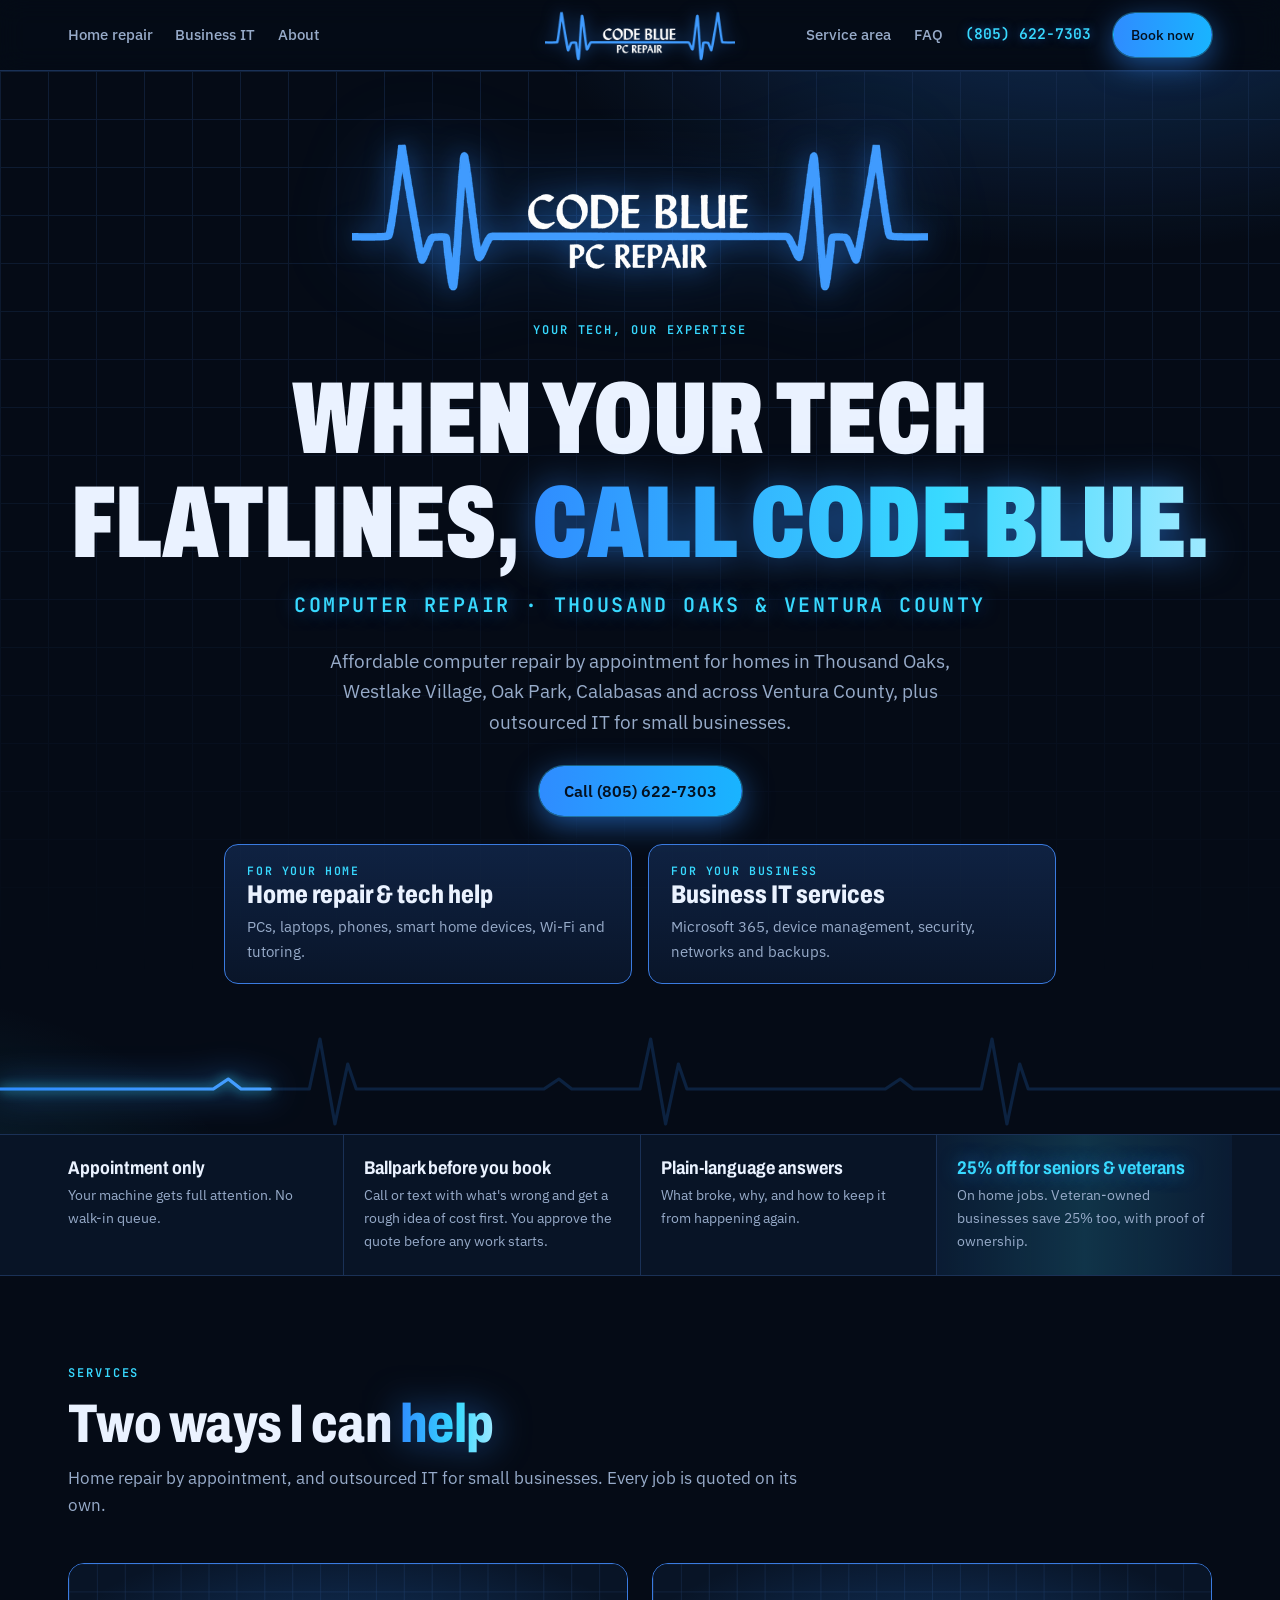
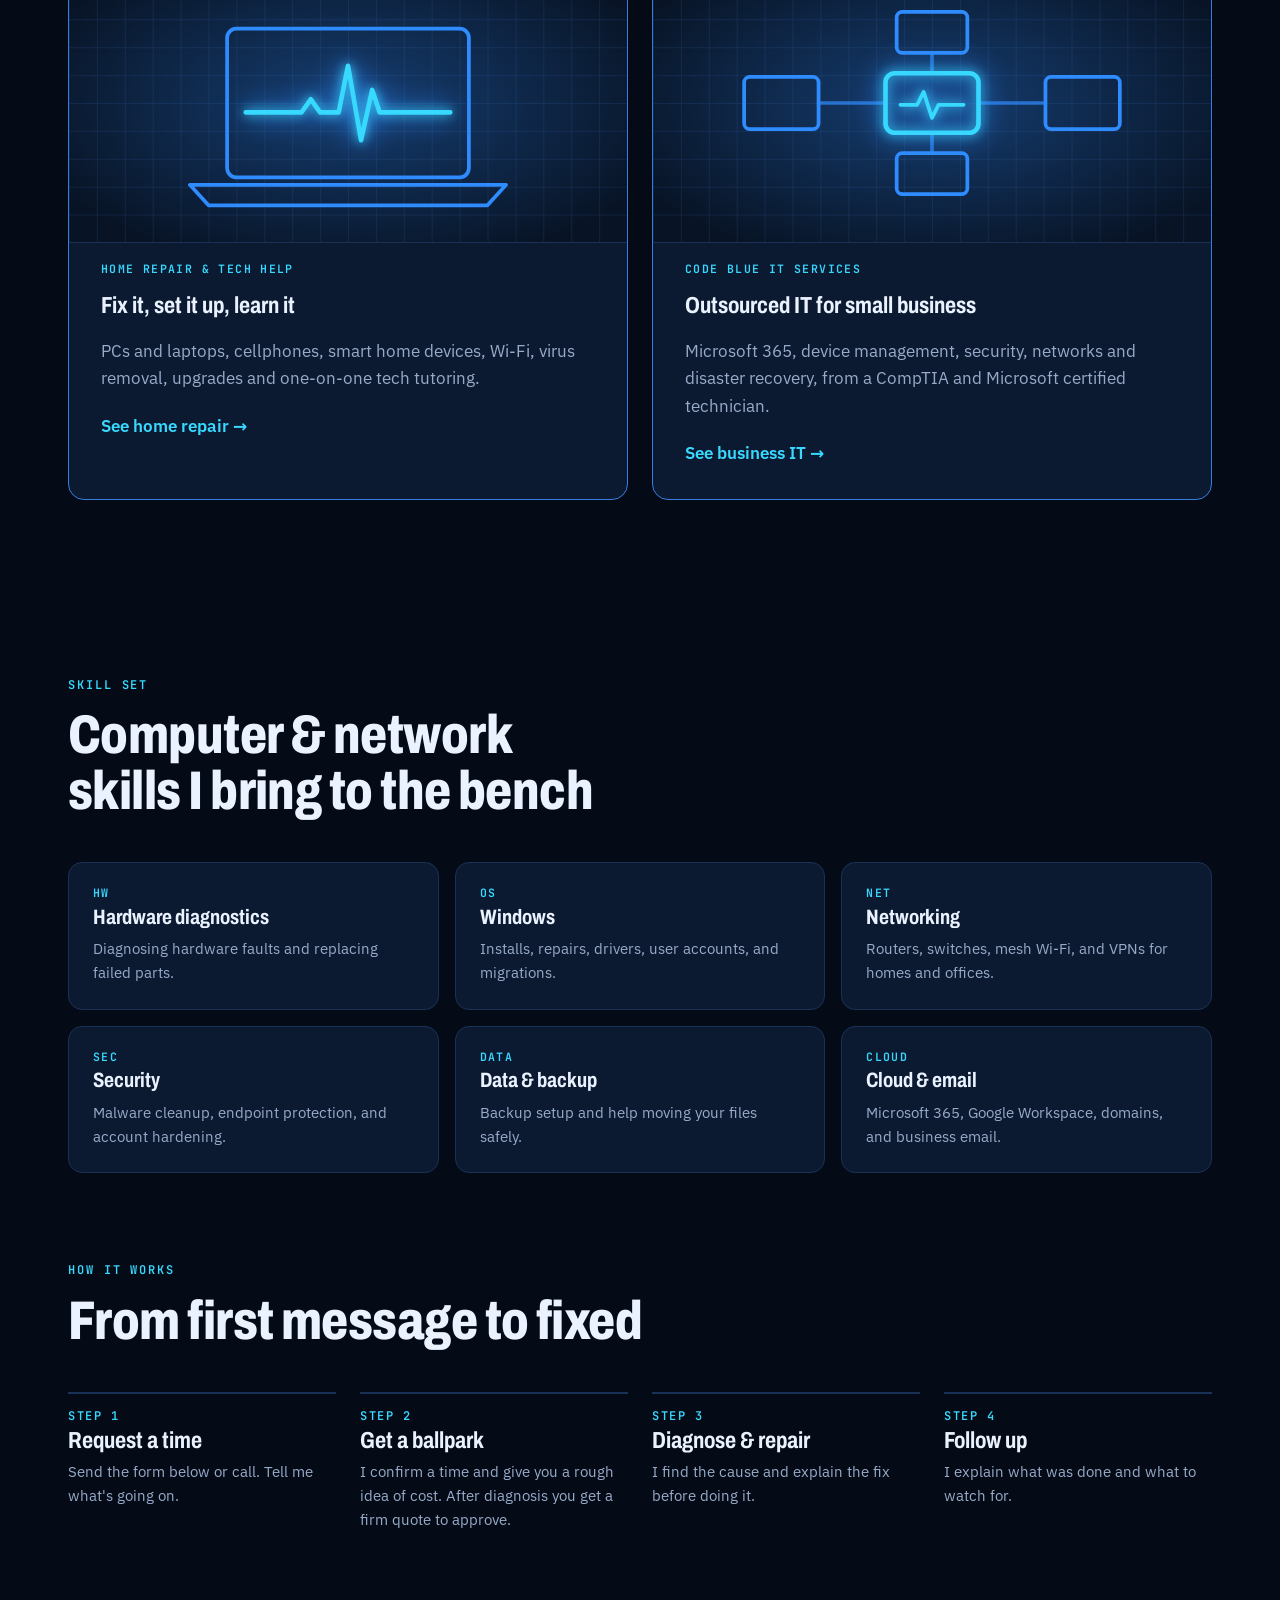
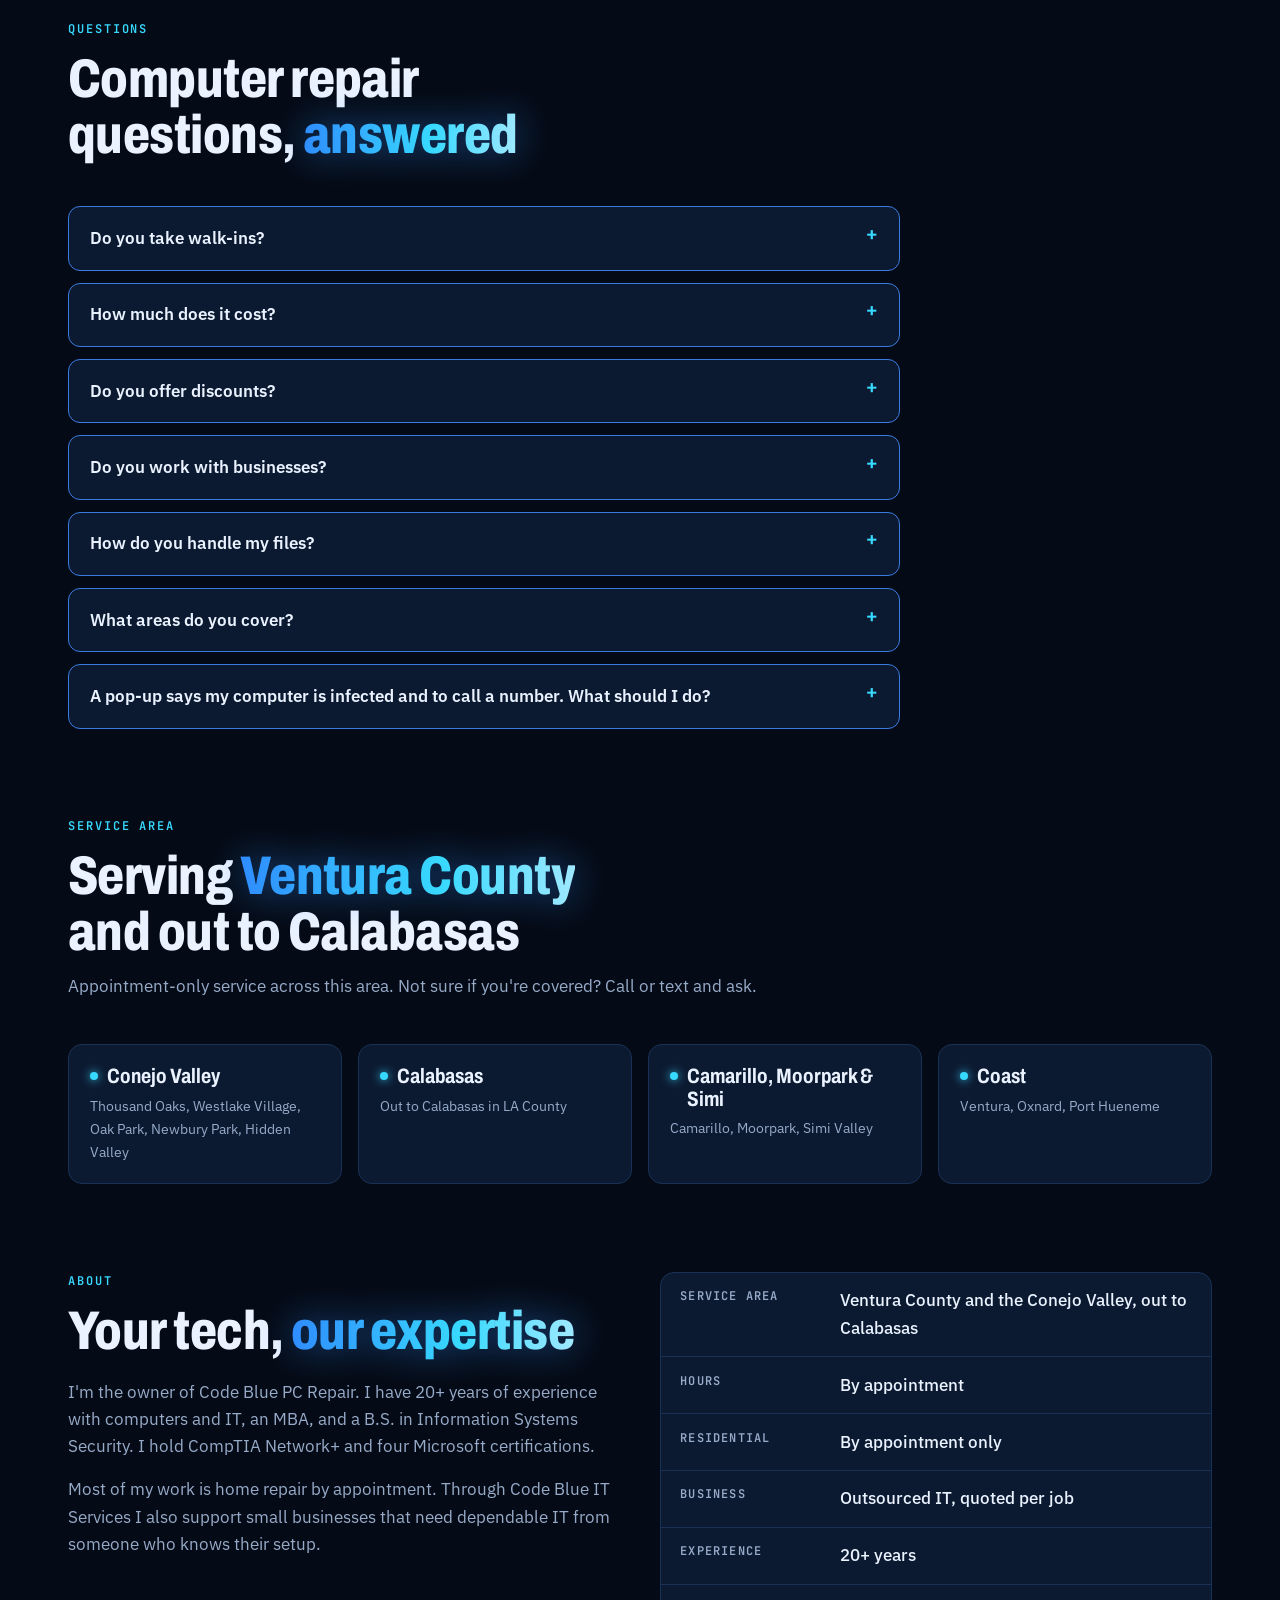
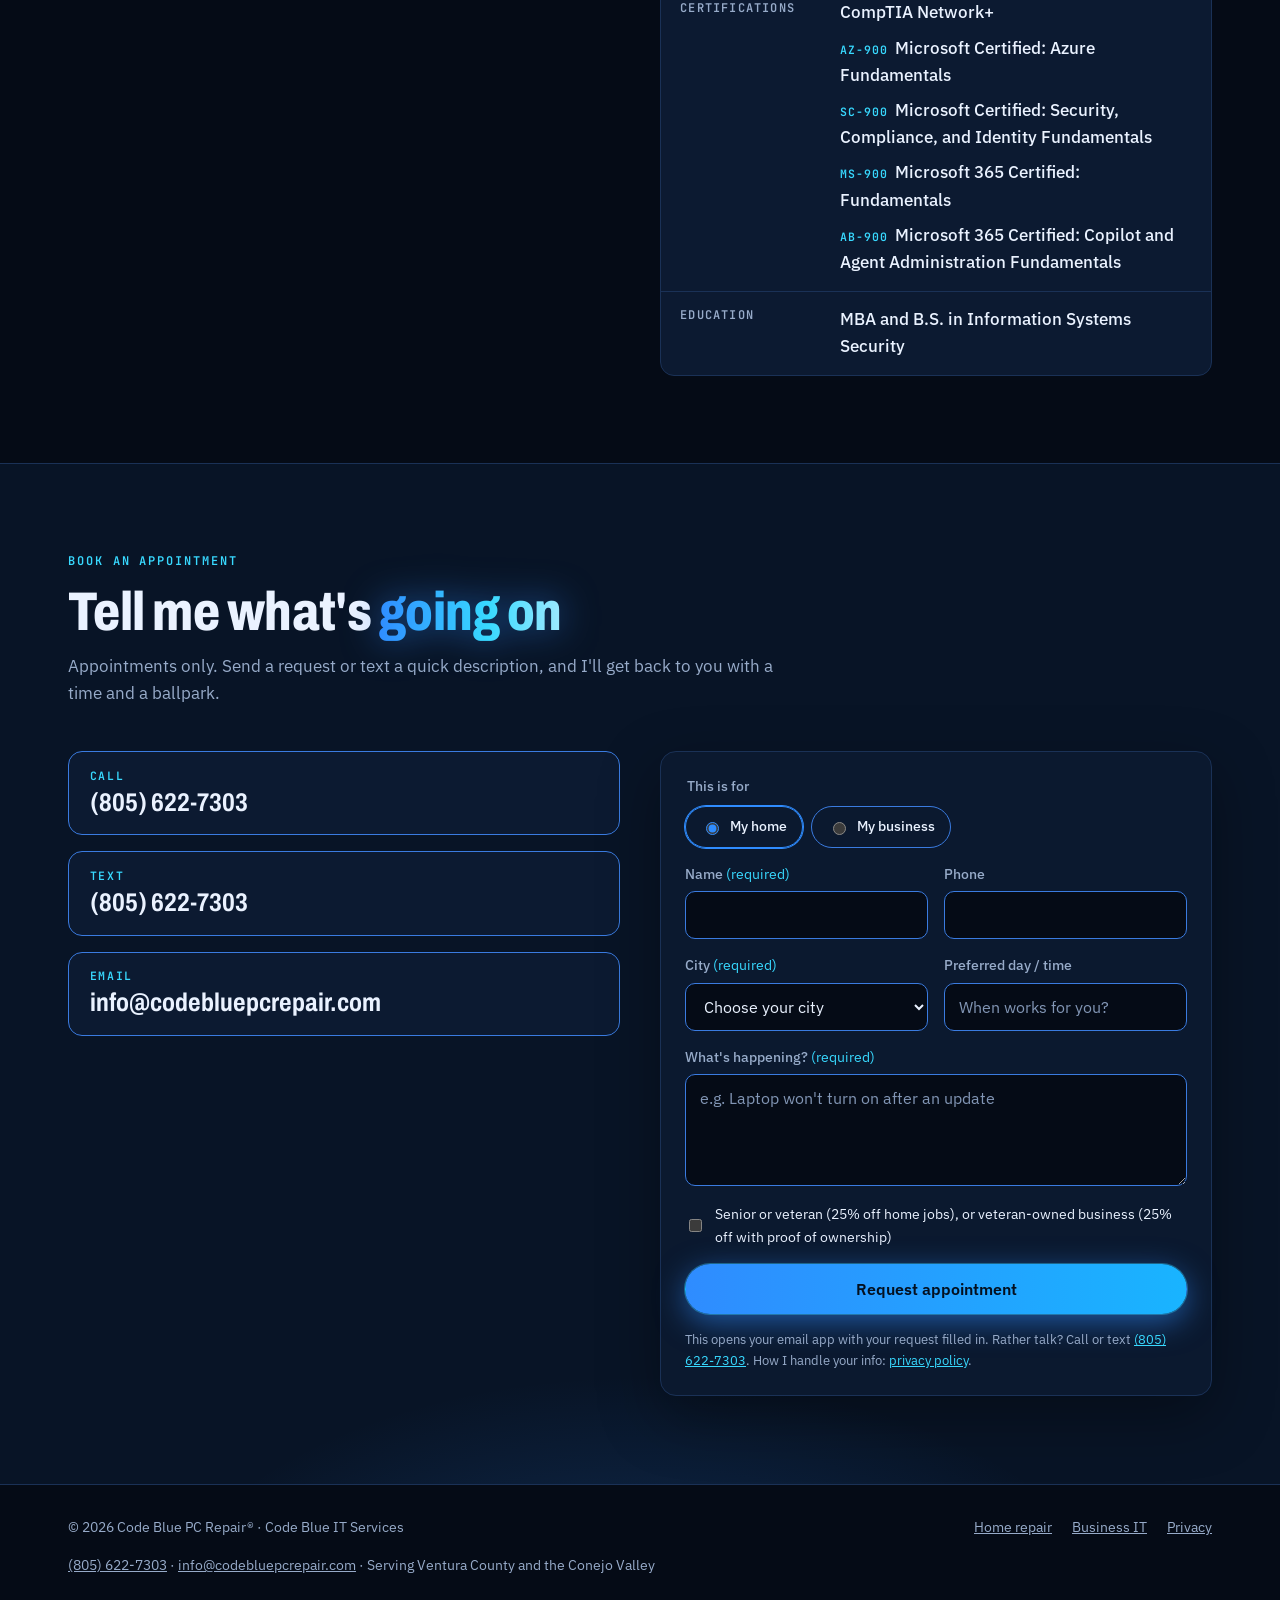
<file: index.html>
<!DOCTYPE html>
<html lang="en">
<head>
<meta charset="utf-8">
<meta name="viewport" content="width=device-width, initial-scale=1, viewport-fit=cover">
<title>Affordable Computer Repair Thousand Oaks | Code Blue PC Repair</title>
<meta name="description" content="Affordable computer repair by appointment in Thousand Oaks, Westlake Village &amp; Calabasas, plus small business IT. Call or text (805) 622-7303.">
<meta name="robots" content="index, follow, max-image-preview:large">
<meta name="theme-color" content="#050b16">
<link rel="canonical" href="https://codebluepcrepair.com/">
<meta property="og:type" content="website">
<meta property="og:site_name" content="Code Blue PC Repair">
<meta property="og:title" content="Affordable Computer Repair Thousand Oaks | Code Blue PC Repair">
<meta property="og:description" content="Appointment-only computer repair for homes, plus outsourced IT for small businesses across Ventura County and the Conejo Valley.">
<meta property="og:url" content="https://codebluepcrepair.com/">
<meta property="og:image" content="https://codebluepcrepair.com/og-image.png">
<meta property="og:image:width" content="1200">
<meta property="og:image:height" content="630">
<meta property="og:image:alt" content="Code Blue PC Repair logo with a glowing blue heartbeat line">
<meta name="twitter:card" content="summary_large_image">
<meta name="twitter:title" content="Affordable Computer Repair Thousand Oaks | Code Blue PC Repair">
<meta name="twitter:description" content="Appointment-only computer repair for homes, plus outsourced IT for small businesses across Ventura County and the Conejo Valley.">
<meta name="twitter:image" content="https://codebluepcrepair.com/og-image.png">
<script type="application/ld+json">{
 "@context": "https://schema.org",
 "@type": "LocalBusiness",
 "@id": "https://codebluepcrepair.com/#business",
 "name": "Code Blue PC Repair",
 "alternateName": "Code Blue IT Services",
 "slogan": "Your Tech, Our Expertise",
 "description": "Appointment-only computer repair for homes and outsourced IT support for small businesses in Ventura County and the Conejo Valley.",
 "url": "https://codebluepcrepair.com/",
 "logo": "https://codebluepcrepair.com/logo.png",
 "image": "https://codebluepcrepair.com/og-image.png",
 "telephone": "+1-805-622-7303",
 "priceRange": "$",
 "email": "info@codebluepcrepair.com",
 "areaServed": [
  {
   "@type": "AdministrativeArea",
   "name": "Ventura County, CA"
  },
  {
   "@type": "City",
   "name": "Thousand Oaks, CA"
  },
  {
   "@type": "City",
   "name": "Westlake Village, CA"
  },
  {
   "@type": "Place",
   "name": "Oak Park, CA"
  },
  {
   "@type": "Place",
   "name": "Newbury Park, CA"
  },
  {
   "@type": "City",
   "name": "Calabasas, CA"
  },
  {
   "@type": "City",
   "name": "Camarillo, CA"
  },
  {
   "@type": "City",
   "name": "Moorpark, CA"
  },
  {
   "@type": "City",
   "name": "Simi Valley, CA"
  },
  {
   "@type": "City",
   "name": "Ventura, CA"
  },
  {
   "@type": "City",
   "name": "Oxnard, CA"
  },
  {
   "@type": "City",
   "name": "Port Hueneme, CA"
  },
  {
   "@type": "Place",
   "name": "Hidden Valley, Ventura County, CA"
  }
 ],
 "knowsAbout": [
  "Computer repair",
  "Virus and malware removal",
  "Wi-Fi and network setup",
  "Smartphone help",
  "Smart home device setup",
  "Technology tutoring",
  "Small business IT support",
  "Microsoft 365 and Google Workspace setup",
  "Microsoft Intune device management",
  "Microsoft Azure",
  "Network security",
  "Disaster recovery planning"
 ],
 "hasOfferCatalog": {
  "@type": "OfferCatalog",
  "name": "IT services",
  "itemListElement": [
   {
    "@type": "Offer",
    "itemOffered": {
     "@type": "Service",
     "name": "Home computer repair",
     "url": "https://codebluepcrepair.com/home-repair/"
    }
   },
   {
    "@type": "Offer",
    "itemOffered": {
     "@type": "Service",
     "name": "Virus and malware removal",
     "url": "https://codebluepcrepair.com/home-repair/"
    }
   },
   {
    "@type": "Offer",
    "itemOffered": {
     "@type": "Service",
     "name": "Backup setup",
     "url": "https://codebluepcrepair.com/home-repair/"
    }
   },
   {
    "@type": "Offer",
    "itemOffered": {
     "@type": "Service",
     "name": "Wi-Fi, router and printer setup",
     "url": "https://codebluepcrepair.com/home-repair/"
    }
   },
   {
    "@type": "Offer",
    "itemOffered": {
     "@type": "Service",
     "name": "Cellphone help and setup",
     "url": "https://codebluepcrepair.com/home-repair/"
    }
   },
   {
    "@type": "Offer",
    "itemOffered": {
     "@type": "Service",
     "name": "Smart home and IoT device setup",
     "url": "https://codebluepcrepair.com/home-repair/"
    }
   },
   {
    "@type": "Offer",
    "itemOffered": {
     "@type": "Service",
     "name": "One-on-one tech tutoring",
     "url": "https://codebluepcrepair.com/home-repair/"
    }
   },
   {
    "@type": "Offer",
    "itemOffered": {
     "@type": "Service",
     "name": "Small business IT support",
     "url": "https://codebluepcrepair.com/business-it/"
    }
   }
  ]
 }
}</script>
<script type="application/ld+json">{
 "@context": "https://schema.org",
 "@type": "WebSite",
 "@id": "https://codebluepcrepair.com/#website",
 "name": "Code Blue PC Repair",
 "url": "https://codebluepcrepair.com/",
 "publisher": {
  "@id": "https://codebluepcrepair.com/#business"
 }
}</script>
<!-- FAQPage: keep identical to the visible FAQ in #faq -->
<script type="application/ld+json">{
 "@context": "https://schema.org",
 "@type": "FAQPage",
 "mainEntity": [
  {
   "@type": "Question",
   "name": "Do you take walk-ins?",
   "acceptedAnswer": {
    "@type": "Answer",
    "text": "No. Code Blue works by appointment only, so each repair gets full attention and you aren't left waiting in line."
   }
  },
  {
   "@type": "Question",
   "name": "How much does it cost?",
   "acceptedAnswer": {
    "@type": "Answer",
    "text": "Every job is priced on its own, and home repairs and business support are quoted separately. Code Blue keeps pricing affordable. You'll get an estimate before any repair work starts, and nothing is done without your OK. Call or text for a ballpark before you book."
   }
  },
  {
   "@type": "Question",
   "name": "Do you offer discounts?",
   "acceptedAnswer": {
    "@type": "Answer",
    "text": "Yes. Seniors and veterans get 25% off home jobs. Veteran-owned businesses get 25% off too, with proof of veteran ownership. Just mention it when you book and I'll confirm how it applies."
   }
  },
  {
   "@type": "Question",
   "name": "Do you work with businesses?",
   "acceptedAnswer": {
    "@type": "Answer",
    "text": "Yes. Through Code Blue IT Services I provide outsourced IT for small businesses: networks, workstations, Microsoft 365, backups and security. Business work is quoted separately from home repairs."
   }
  },
  {
   "@type": "Question",
   "name": "How do you handle my files?",
   "acceptedAnswer": {
    "@type": "Answer",
    "text": "I treat what's on your computer as confidential and only look at what the repair requires. Before any work that could affect your data, I'll talk with you about backing it up first."
   }
  },
  {
   "@type": "Question",
   "name": "What areas do you cover?",
   "acceptedAnswer": {
    "@type": "Answer",
    "text": "Ventura County and the Conejo Valley, out to Calabasas: Thousand Oaks, Westlake Village, Oak Park, Newbury Park, Hidden Valley, Calabasas, Camarillo, Moorpark, Simi Valley, Ventura, Oxnard, Port Hueneme and nearby. Outside that area? Call or text and ask."
   }
  },
  {
   "@type": "Question",
   "name": "A pop-up says my computer is infected and to call a number. What should I do?",
   "acceptedAnswer": {
    "@type": "Answer",
    "text": "Don't call the number in the pop-up, don't let anyone you don't know connect to your computer, and never pay with gift cards or a wire transfer. Close the browser or restart the computer. If you gave them a card number or bank login, call your bank right away. If the pop-up keeps coming back, or you already let someone in, call or text (805) 622-7303 and book a malware check. Seniors get 25% off home jobs."
   }
  }
 ]
}</script>
<link rel="icon" type="image/png" href="/favicon.png">
<link rel="apple-touch-icon" href="/favicon.png">
<link rel="preload" href="/fonts/archivo.woff2" as="font" type="font/woff2" crossorigin>
<link rel="preload" href="/fonts/ibm-plex-sans.woff2" as="font" type="font/woff2" crossorigin>
<link rel="stylesheet" href="/site.css">
</head>
<body>
<a class="skip" href="#main">Skip to content</a>

<header class="bar">
  <div class="wrap">
    <nav class="nav nav-left" aria-label="Main">
      <details class="menu">
        <summary>Menu</summary>
        <div class="menu-panel">
          <a href="tel:+18056227303">Call (805) 622-7303</a>
          <a href="sms:+18056227303">Text us</a>
          <a href="/">Home</a>
          <a href="/home-repair/">Home repair</a>
          <a href="/business-it/">Business IT</a>
          <a href="#area">Service area</a>
          <a href="#faq">FAQ</a>
          <a href="#about">About</a>
        </div>
      </details>
      <a href="/home-repair/">Home repair</a>
      <a href="/business-it/">Business IT</a>
      <a href="#about">About</a>
    </nav>
    <a class="logo" href="#top" aria-label="Code Blue PC Repair home">
      <img src="/logo-glow.png" alt="Code Blue PC Repair" width="190" height="52" fetchpriority="high">
    </a>
    <nav class="nav nav-right" aria-label="More">
      <a href="#area">Service area</a>
      <a href="#faq">FAQ</a>
      <a class="nav-call" href="tel:+18056227303">(805) 622-7303</a>
      <a class="btn btn-primary" href="#book"><span>Book<span class="xs-hide"> now</span></span></a>
    </nav>
  </div>
</header>

<main id="main">
  <section class="hero" aria-labelledby="hero-title">
    <div class="wrap">
      <img class="hero-logo" src="/logo-glow.png" alt="" width="900" height="247" fetchpriority="high">
      <p class="eyebrow">Your Tech, Our Expertise</p>
      <h1 id="hero-title">When your tech flatlines, <span class="lit">call Code Blue.</span><span class="h1-sub">Computer repair&nbsp;&middot; Thousand&nbsp;Oaks &amp; Ventura&nbsp;County</span></h1>
      <p class="lead">Affordable computer repair by appointment for homes in Thousand Oaks, Westlake Village, Oak Park, Calabasas and across Ventura County, plus outsourced IT for small businesses.</p>
      <div class="hero-cta">
        <a class="btn btn-primary" href="tel:+18056227303">Call (805) 622-7303</a>
        <a class="btn btn-ghost sms-only" href="sms:+18056227303">Text instead</a>
      </div>
      <div class="doors">
        <a class="door" href="/home-repair/">
          <span class="k">For your home</span>
          <b>Home repair &amp; tech help</b>
          <span>PCs, laptops, phones, smart home devices, Wi-Fi and tutoring.</span>
        </a>
        <a class="door" href="/business-it/">
          <span class="k">For your business</span>
          <b>Business IT services</b>
          <span>Microsoft 365, device management, security, networks and backups.</span>
        </a>
      </div>
    </div>
    <svg class="trace" viewBox="0 0 1200 110" preserveAspectRatio="none" aria-hidden="true">
      <defs>
        <linearGradient id="beam" x1="0" x2="1"><stop offset="0" stop-color="#2f8cff"/><stop offset="1" stop-color="#9fe9ff"/></linearGradient>
      </defs>
      <path class="base" d="M0 65 H200 l14 -10 l12 10 H290 l10 -50 l14 85 l12 -60 l8 25 H510 l14 -10 l12 10 H600 l10 -50 l14 85 l12 -60 l8 25 H830 l14 -10 l12 10 H920 l10 -50 l14 85 l12 -60 l8 25 H1200"/>
      <path class="beam" d="M0 65 H200 l14 -10 l12 10 H290 l10 -50 l14 85 l12 -60 l8 25 H510 l14 -10 l12 10 H600 l10 -50 l14 85 l12 -60 l8 25 H830 l14 -10 l12 10 H920 l10 -50 l14 85 l12 -60 l8 25 H1200"/>
    </svg>
  </section>

  <div class="promise">
    <ul class="wrap">
      <li><b>Appointment only</b><span>Your machine gets full attention. No walk-in queue.</span></li>
      <li><b>Ballpark before you book</b><span>Call or text with what's wrong and get a rough idea of cost first. You approve the quote before any work starts.</span></li>
      <li><b>Plain-language answers</b><span>What broke, why, and how to keep it from happening again.</span></li>
      <li class="deal"><b>25% off for seniors &amp; veterans</b><span>On home jobs. Veteran-owned businesses save 25% too, with proof of ownership.</span></li>
    </ul>
  </div>

  <section id="services" aria-labelledby="services-title">
    <div class="wrap">
      <div class="section-head">
        <p class="eyebrow">Services</p>
        <h2 id="services-title">Two ways I can <span class="lit">help</span></h2>
        <p>Home repair by appointment, and outsourced IT for small businesses. Every job is quoted on its own.</p>
      </div>
      <div class="lanes">
        <a class="lane" href="/home-repair/">
          <svg class="lane-art" viewBox="0 0 600 300" preserveAspectRatio="xMidYMid slice" role="img" aria-label="Laptop with a heartbeat line on its screen"><defs><pattern id="g1" width="30" height="30" patternUnits="userSpaceOnUse"><path d="M30 0H0V30" fill="none" stroke="#1a3156" stroke-width="1"/></pattern><radialGradient id="r1" cx="50%" cy="50%" r="60%"><stop offset="0" stop-color="#2f8cff" stop-opacity=".35"/><stop offset="1" stop-color="#2f8cff" stop-opacity="0"/></radialGradient></defs><rect width="600" height="300" fill="#081426"/><rect width="600" height="300" fill="url(#g1)"/><rect width="600" height="300" fill="url(#r1)"/><g fill="none" stroke-linejoin="round" stroke-linecap="round"><rect x="170" y="70" width="260" height="160" rx="10" stroke="#2f8cff" stroke-width="4"/><path d="M130 238 H470 l-20 22 H150 Z" stroke="#2f8cff" stroke-width="4"/><path class="art-beat" d="M190 160 H250 l10 -14 l10 14 H290 l10 -50 l14 80 l12 -54 l8 24 H410" stroke="#38d9ff" stroke-width="5"/></g></svg>
          <span class="tag">Home repair &amp; tech help</span>
          <h3>Fix it, set it up, learn it</h3>
          <p>PCs and laptops, cellphones, smart home devices, Wi-Fi, virus removal, upgrades and one-on-one tech tutoring.</p>
          <span class="more">See home repair <span aria-hidden="true">&rarr;</span></span>
        </a>
        <a class="lane" href="/business-it/">
          <svg class="lane-art" viewBox="0 0 600 300" preserveAspectRatio="xMidYMid slice" role="img" aria-label="Office computers connected to a glowing network hub"><defs><pattern id="g3" width="30" height="30" patternUnits="userSpaceOnUse"><path d="M30 0H0V30" fill="none" stroke="#1a3156" stroke-width="1"/></pattern><radialGradient id="r3" cx="50%" cy="50%" r="60%"><stop offset="0" stop-color="#2f8cff" stop-opacity=".35"/><stop offset="1" stop-color="#2f8cff" stop-opacity="0"/></radialGradient></defs><rect width="600" height="300" fill="#081426"/><rect width="600" height="300" fill="url(#g3)"/><rect width="600" height="300" fill="url(#r3)"/><g fill="none" stroke-linecap="round" stroke-linejoin="round"><path d="M250 150 H178 M350 150 H422 M300 118 V96 M300 182 V204" stroke="#2f8cff" stroke-width="4" opacity=".7"/><rect x="98" y="122" width="80" height="56" rx="6" stroke="#2f8cff" stroke-width="4"/><rect x="422" y="122" width="80" height="56" rx="6" stroke="#2f8cff" stroke-width="4"/><rect x="262" y="52" width="76" height="44" rx="6" stroke="#2f8cff" stroke-width="4"/><rect x="262" y="204" width="76" height="44" rx="6" stroke="#2f8cff" stroke-width="4"/><rect class="art-beat" x="250" y="118" width="100" height="64" rx="10" stroke="#38d9ff" stroke-width="5"/><path class="art-beat" d="M266 152 H284 l7 -14 l9 28 l7 -14 H334" stroke="#38d9ff" stroke-width="4"/></g></svg>
          <span class="tag">Code Blue IT Services</span>
          <h3>Outsourced IT for small business</h3>
          <p>Microsoft 365, device management, security, networks and disaster recovery, from a CompTIA and Microsoft certified technician.</p>
          <span class="more">See business IT <span aria-hidden="true">&rarr;</span></span>
        </a>
      </div>
    </div>
  </section>

  <section id="skills" aria-labelledby="skills-title">
    <div class="wrap">
      <div class="section-head">
        <p class="eyebrow">Skill set</p>
        <h2 id="skills-title">Computer &amp; network skills I bring to the bench</h2>
      </div>
      <div class="skills">
        <div class="skill"><span class="code">HW</span><h3>Hardware diagnostics</h3><p>Diagnosing hardware faults and replacing failed parts.</p></div>
        <div class="skill"><span class="code">OS</span><h3>Windows</h3><p>Installs, repairs, drivers, user accounts, and migrations.</p></div>
        <div class="skill"><span class="code">NET</span><h3>Networking</h3><p>Routers, switches, mesh Wi-Fi, and VPNs for homes and offices.</p></div>
        <div class="skill"><span class="code">SEC</span><h3>Security</h3><p>Malware cleanup, endpoint protection, and account hardening.</p></div>
        <div class="skill"><span class="code">DATA</span><h3>Data &amp; backup</h3><p>Backup setup and help moving your files safely.</p></div>
        <div class="skill"><span class="code">CLOUD</span><h3>Cloud &amp; email</h3><p>Microsoft 365, Google Workspace, domains, and business email.</p></div>
      </div>
    </div>
  </section>

  <section class="tight" aria-labelledby="how-title">
    <div class="wrap">
      <div class="section-head">
        <p class="eyebrow">How it works</p>
        <h2 id="how-title">From first message to fixed</h2>
      </div>
      <ol class="steps">
        <li><h3>Request a time</h3><p>Send the form below or call. Tell me what's going on.</p></li>
        <li><h3>Get a ballpark</h3><p>I confirm a time and give you a rough idea of cost. After diagnosis you get a firm quote to approve.</p></li>
        <li><h3>Diagnose &amp; repair</h3><p>I find the cause and explain the fix before doing it.</p></li>
        <li><h3>Follow up</h3><p>I explain what was done and what to watch for.</p></li>
      </ol>
    </div>
  </section>

  <section id="faq" class="tight" aria-labelledby="faq-title">
    <div class="wrap">
      <div class="section-head">
        <p class="eyebrow">Questions</p>
        <h2 id="faq-title">Computer repair questions, <span class="lit">answered</span></h2>
      </div>
      <!-- FAQ: keep identical to the FAQPage JSON-LD in <head> -->
      <div class="faq">
        <details><summary>Do you take walk-ins?</summary><p>No. Code Blue works by appointment only, so each repair gets full attention and you aren't left waiting in line.</p></details>
        <details><summary>How much does it cost?</summary><p>Every job is priced on its own, and home repairs and business support are quoted separately. Code Blue keeps pricing affordable. You'll get an estimate before any repair work starts, and nothing is done without your OK. Call or text for a ballpark before you book.</p></details>
        <details><summary>Do you offer discounts?</summary><p>Yes. Seniors and veterans get 25% off home jobs. Veteran-owned businesses get 25% off too, with proof of veteran ownership. Just mention it when you book and I'll confirm how it applies.</p></details>
        <details><summary>Do you work with businesses?</summary><p>Yes. Through Code Blue IT Services I provide outsourced IT for small businesses: networks, workstations, Microsoft 365, backups and security. Business work is quoted separately from home repairs.</p></details>
        <details><summary>How do you handle my files?</summary><p>I treat what's on your computer as confidential and only look at what the repair requires. Before any work that could affect your data, I'll talk with you about backing it up first.</p></details>
        <details><summary>What areas do you cover?</summary><p>Ventura County and the Conejo Valley, out to Calabasas: Thousand Oaks, Westlake Village, Oak Park, Newbury Park, Hidden Valley, Calabasas, Camarillo, Moorpark, Simi Valley, Ventura, Oxnard, Port Hueneme and nearby. Outside that area? Call or text and ask.</p></details>
        <details><summary>A pop-up says my computer is infected and to call a number. What should I do?</summary><p>Don't call the number in the pop-up, don't let anyone you don't know connect to your computer, and never pay with gift cards or a wire transfer. Close the browser or restart the computer. If you gave them a card number or bank login, call your bank right away. If the pop-up keeps coming back, or you already let someone in, call or text (805) 622-7303 and book a malware check. Seniors get 25% off home jobs.</p></details>
      </div>
    </div>
  </section>

  <section id="area" class="tight" aria-labelledby="area-title">
    <div class="wrap">
      <div class="section-head">
        <p class="eyebrow">Service area</p>
        <h2 id="area-title">Serving <span class="lit">Ventura County</span> and out to Calabasas</h2>
        <p>Appointment-only service across this area. Not sure if you're covered? Call or text and ask.</p>
      </div>
      <div class="regions">
        <div class="region"><b>Conejo Valley</b><span>Thousand Oaks, Westlake Village, Oak Park, Newbury Park, Hidden Valley</span></div>
        <div class="region"><b>Calabasas</b><span>Out to Calabasas in LA County</span></div>
        <div class="region"><b>Camarillo, Moorpark &amp; Simi</b><span>Camarillo, Moorpark, Simi Valley</span></div>
        <div class="region"><b>Coast</b><span>Ventura, Oxnard, Port Hueneme</span></div>
      </div>
    </div>
  </section>

  <section id="about" class="tight" aria-labelledby="about-title">
    <div class="wrap about">
      <div>
        <p class="eyebrow">About</p>
        <h2 id="about-title">Your tech, <span class="lit">our expertise</span></h2>
        <div class="body">
          <p>I'm the owner of Code Blue PC Repair. I have 20+ years of experience with computers and IT, an MBA, and a B.S. in Information Systems Security. I hold CompTIA Network+ and four Microsoft certifications.</p>
          <p>Most of my work is home repair by appointment. Through Code Blue IT Services I also support small businesses that need dependable IT from someone who knows their setup.</p>
        </div>
      </div>
      <dl class="facts">
        <div><dt>Service area</dt><dd>Ventura County and the Conejo Valley, out to Calabasas</dd></div>
        <div><dt>Hours</dt><dd>By appointment</dd></div>
        <div><dt>Residential</dt><dd>By appointment only</dd></div>
        <div><dt>Business</dt><dd>Outsourced IT, quoted per job</dd></div>
        <div><dt>Experience</dt><dd>20+ years</dd></div>
        <div><dt>Certifications</dt><dd><ul class="certs"><li>CompTIA Network+</li><li><span class="cert-code"><span class="nowrap">AZ-900</span></span>Microsoft Certified: Azure Fundamentals</li><li><span class="cert-code"><span class="nowrap">SC-900</span></span>Microsoft Certified: Security, Compliance, and Identity Fundamentals</li><li><span class="cert-code"><span class="nowrap">MS-900</span></span>Microsoft 365 Certified: Fundamentals</li><li><span class="cert-code"><span class="nowrap">AB-900</span></span>Microsoft 365 Certified: Copilot and Agent Administration Fundamentals</li></ul></dd></div>
        <div><dt>Education</dt><dd>MBA and B.S. in Information Systems Security</dd></div>
      </dl>
    </div>
  </section>

  <section id="book" class="booking" aria-labelledby="book-title">
    <div class="wrap">
      <div class="section-head">
        <p class="eyebrow">Book an appointment</p>
        <h2 id="book-title">Tell me what's <span class="lit">going on</span></h2>
        <p>Appointments only. Send a request or text a quick description, and I'll get back to you with a time and a ballpark.</p>
      </div>
      <div class="booking-grid">
        <div class="contact-list">
          <a class="contact" href="tel:+18056227303"><span class="label">Call</span><span class="val">(805) 622-7303</span></a>
          <a class="contact" href="sms:+18056227303"><span class="label">Text</span><span class="val">(805) 622-7303</span></a>
          <a class="contact" href="mailto:info@codebluepcrepair.com"><span class="label">Email</span><span class="val">info@codebluepcrepair.com</span></a>
        </div>
        <form id="book-form" action="mailto:info@codebluepcrepair.com?subject=Appointment%20request" method="post" enctype="text/plain">
          <fieldset class="who">
            <legend>This is for</legend>
            <label for="w-home"><input type="radio" id="w-home" name="who" value="Home" checked> My home</label>
            <label for="w-biz"><input type="radio" id="w-biz" name="who" value="Business"> My business</label>
          </fieldset>
          <div class="row">
            <label for="f-name"><span>Name <span class="req" aria-hidden="true">(required)</span></span><input id="f-name" name="name" type="text" required autocomplete="name"></label>
            <label for="f-phone">Phone<input id="f-phone" name="phone" type="tel" autocomplete="tel"></label>
          </div>
          <div class="row">
            <label for="f-city"><span>City <span class="req" aria-hidden="true">(required)</span></span><select id="f-city" name="city" required>
              <option value="">Choose your city</option>
              <option>Thousand Oaks</option><option>Westlake Village</option><option>Oak Park</option><option>Newbury Park</option>
              <option>Hidden Valley</option><option>Calabasas</option><option>Camarillo</option><option>Moorpark</option>
              <option>Simi Valley</option><option>Ventura</option><option>Oxnard</option><option>Port Hueneme</option>
              <option>Somewhere else</option>
            </select></label>
            <label for="f-when">Preferred day / time<input id="f-when" name="when" type="text" placeholder="When works for you?"></label>
          </div>
          <label for="f-company" id="company-wrap" hidden>Business name<input id="f-company" name="company" type="text" autocomplete="organization"></label>
          <label for="f-msg"><span>What's happening? <span class="req" aria-hidden="true">(required)</span></span><textarea id="f-msg" name="message" required maxlength="1200" placeholder="e.g. Laptop won't turn on after an update"></textarea></label>
          <label class="check"><input type="checkbox" name="discount" value="Senior/veteran or veteran-owned business"> Senior or veteran (25% off home jobs), or veteran-owned business (25% off with proof of ownership)</label>
          <button class="btn btn-primary" type="submit">Request appointment</button>
          <div class="sent" id="book-sent" role="status" tabindex="-1" hidden>
            <b>Your email app should open with your request.</b>
            <p>Nothing opened? Copy your request and email it to <a href="mailto:info@codebluepcrepair.com">info@codebluepcrepair.com</a>, or call or text <a href="tel:+18056227303">(805) 622-7303</a>.</p>
            <button type="button" class="btn btn-primary" id="copy-req">Copy my request</button>
          </div>
          <p class="fine">This opens your email app with your request filled in. Rather talk? Call or text <a href="tel:+18056227303">(805) 622-7303</a>. How I handle your info: <a href="/privacy/">privacy policy</a>.</p>
        </form>
      </div>
    </div>
  </section>
</main>

<footer>
  <div class="wrap">
    <span>&copy; <span id="yr">2026</span> Code Blue PC Repair&reg; &middot; Code Blue IT Services</span>
    <nav aria-label="Pages"><a href="/home-repair/">Home repair</a><a href="/business-it/">Business IT</a><a href="/privacy/">Privacy</a></nav>
    <span><a href="tel:+18056227303">(805) 622-7303</a> &middot; <a href="mailto:info@codebluepcrepair.com">info@codebluepcrepair.com</a> &middot; Serving Ventura County and the Conejo Valley</span>
  </div>
</footer>

<script src="/site.js"></script>
</body>
</html>
</file>
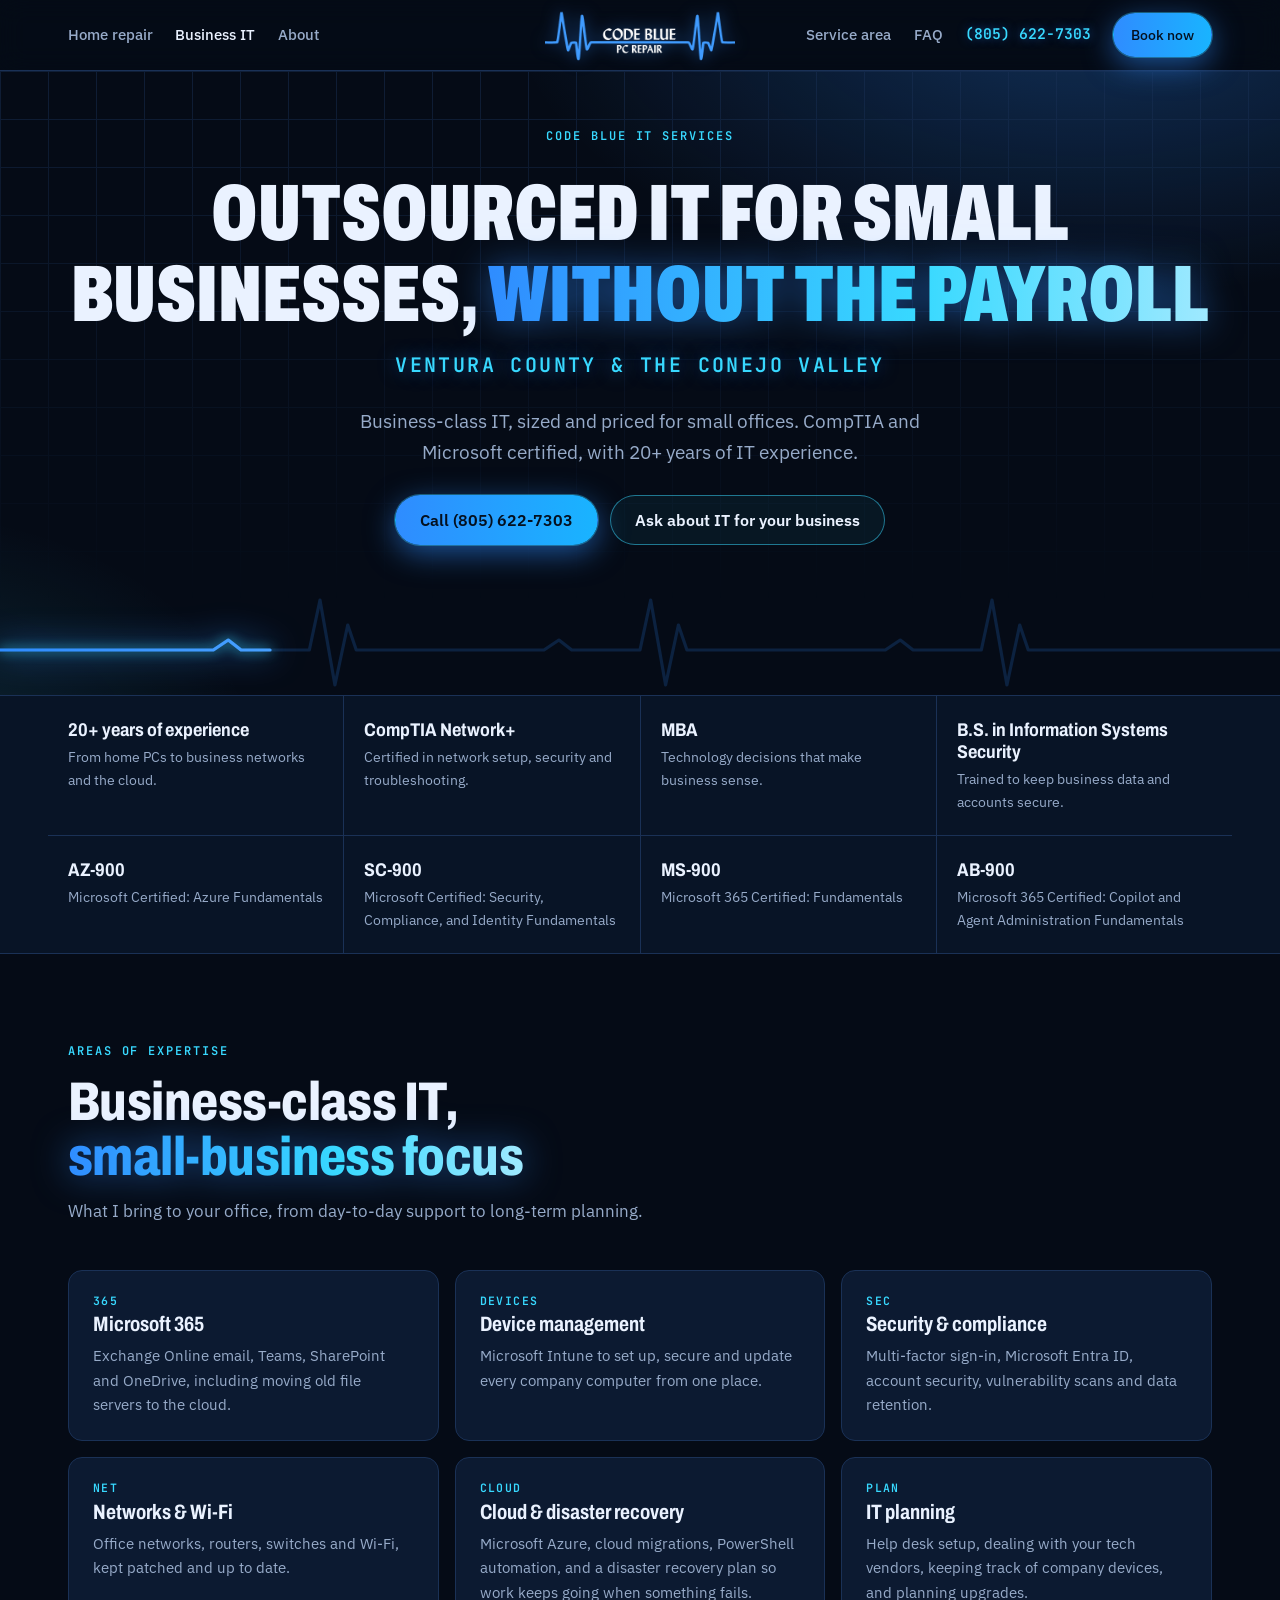
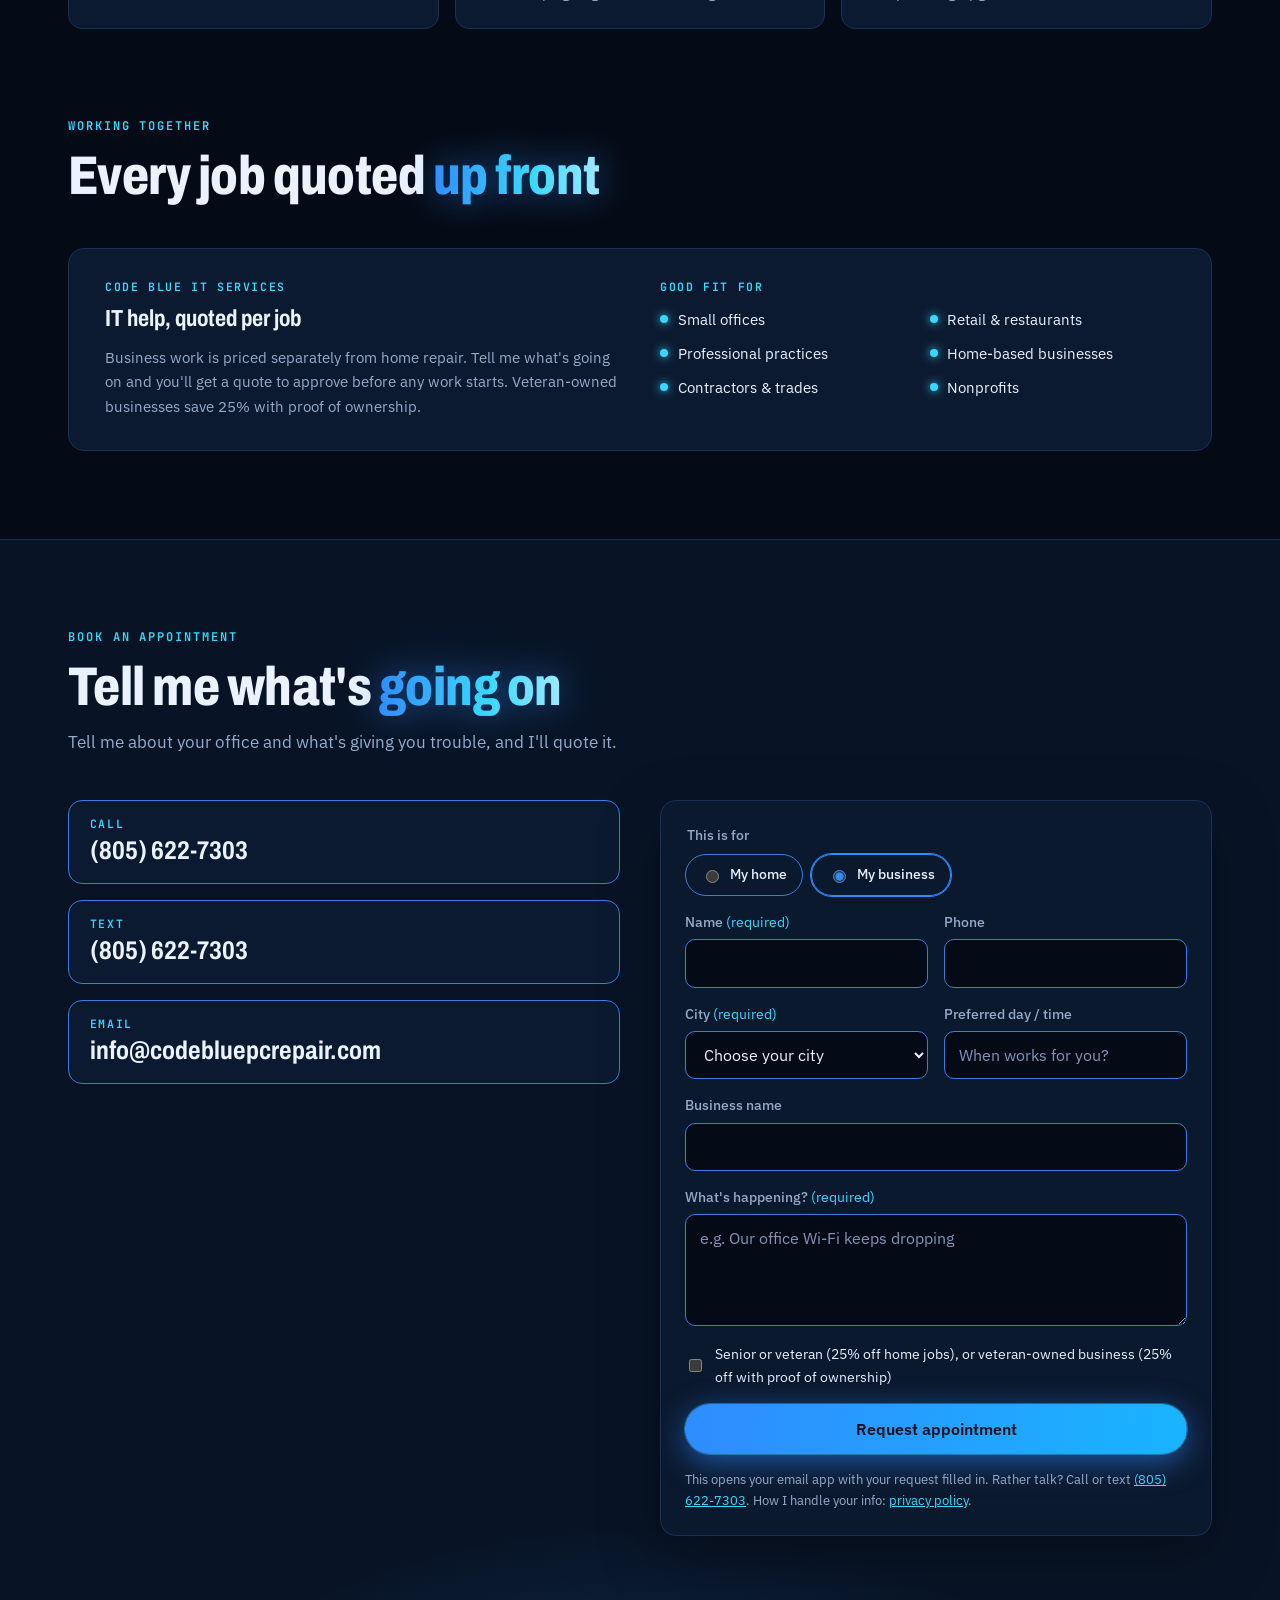
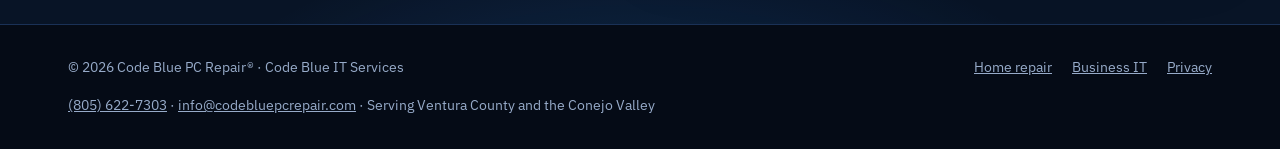
<file: business-it/index.html>
<!DOCTYPE html>
<html lang="en">
<head>
<meta charset="utf-8">
<meta name="viewport" content="width=device-width, initial-scale=1, viewport-fit=cover">
<title>Small Business IT Support Ventura County | Code Blue PC Repair</title>
<meta name="description" content="Outsourced IT for small businesses in Ventura County, CompTIA and Microsoft certified: Microsoft 365, Intune, security and networks. (805) 622-7303">
<meta name="robots" content="index, follow, max-image-preview:large">
<meta name="theme-color" content="#050b16">
<link rel="canonical" href="https://codebluepcrepair.com/business-it/">
<meta property="og:type" content="website">
<meta property="og:site_name" content="Code Blue PC Repair">
<meta property="og:title" content="Small Business IT Support Ventura County | Code Blue PC Repair">
<meta property="og:description" content="Outsourced IT for small businesses in Ventura County, CompTIA and Microsoft certified: Microsoft 365, Intune, security and networks. (805) 622-7303">
<meta property="og:url" content="https://codebluepcrepair.com/business-it/">
<meta property="og:image" content="https://codebluepcrepair.com/og-image.png">
<meta property="og:image:width" content="1200">
<meta property="og:image:height" content="630">
<meta property="og:image:alt" content="Code Blue PC Repair logo with a glowing blue heartbeat line">
<meta name="twitter:card" content="summary_large_image">
<meta name="twitter:title" content="Small Business IT Support Ventura County | Code Blue PC Repair">
<meta name="twitter:description" content="Outsourced IT for small businesses in Ventura County, CompTIA and Microsoft certified: Microsoft 365, Intune, security and networks. (805) 622-7303">
<meta name="twitter:image" content="https://codebluepcrepair.com/og-image.png">
<script type="application/ld+json">{
 "@context": "https://schema.org",
 "@type": "Service",
 "@id": "https://codebluepcrepair.com/business-it/#service",
 "name": "Code Blue IT Services: small business IT support",
 "serviceType": "Outsourced IT support",
 "description": "Outsourced IT for small businesses: Microsoft 365, Intune device management, security and compliance, networks and Wi-Fi, Azure cloud and disaster recovery.",
 "url": "https://codebluepcrepair.com/business-it/",
 "provider": {
  "@type": "LocalBusiness",
  "@id": "https://codebluepcrepair.com/#business",
  "name": "Code Blue PC Repair",
  "url": "https://codebluepcrepair.com/",
  "telephone": "+1-805-622-7303"
 },
 "areaServed": [
  {
   "@type": "AdministrativeArea",
   "name": "Ventura County, CA"
  },
  {
   "@type": "City",
   "name": "Calabasas, CA"
  }
 ]
}</script>
<script type="application/ld+json">{
 "@context": "https://schema.org",
 "@type": "BreadcrumbList",
 "itemListElement": [
  {
   "@type": "ListItem",
   "position": 1,
   "name": "Home",
   "item": "https://codebluepcrepair.com/"
  },
  {
   "@type": "ListItem",
   "position": 2,
   "name": "Business IT",
   "item": "https://codebluepcrepair.com/business-it/"
  }
 ]
}</script>
<link rel="icon" type="image/png" href="/favicon.png">
<link rel="apple-touch-icon" href="/favicon.png">
<link rel="preload" href="/fonts/archivo.woff2" as="font" type="font/woff2" crossorigin>
<link rel="preload" href="/fonts/ibm-plex-sans.woff2" as="font" type="font/woff2" crossorigin>
<link rel="stylesheet" href="/site.css">
</head>
<body>
<a class="skip" href="#main">Skip to content</a>

<header class="bar">
  <div class="wrap">
    <nav class="nav nav-left" aria-label="Main">
      <details class="menu">
        <summary>Menu</summary>
        <div class="menu-panel">
          <a href="tel:+18056227303">Call (805) 622-7303</a>
          <a href="sms:+18056227303">Text us</a>
          <a href="/">Home</a>
          <a href="/home-repair/">Home repair</a>
          <a href="/business-it/" aria-current="page">Business IT</a>
          <a href="/#area">Service area</a>
          <a href="/#faq">FAQ</a>
          <a href="/#about">About</a>
        </div>
      </details>
      <a href="/home-repair/">Home repair</a>
      <a href="/business-it/" aria-current="page">Business IT</a>
      <a href="/#about">About</a>
    </nav>
    <a class="logo" href="/" aria-label="Code Blue PC Repair home">
      <img src="/logo-glow.png" alt="Code Blue PC Repair" width="190" height="52" fetchpriority="high">
    </a>
    <nav class="nav nav-right" aria-label="More">
      <a href="/#area">Service area</a>
      <a href="/#faq">FAQ</a>
      <a class="nav-call" href="tel:+18056227303">(805) 622-7303</a>
      <a class="btn btn-primary" href="#book"><span>Book<span class="xs-hide"> now</span></span></a>
    </nav>
  </div>
</header>

<main id="main">
  <section class="hero sub" aria-labelledby="hero-title">
    <div class="wrap">
      <p class="eyebrow">Code Blue IT Services</p>
      <h1 id="hero-title">Outsourced IT for small businesses, <span class="lit">without the payroll</span><span class="h1-sub">Ventura&nbsp;County &amp; the Conejo&nbsp;Valley</span></h1>
      <p class="lead">Business-class IT, sized and priced for small offices. CompTIA and Microsoft certified, with 20+ years of IT experience.</p>
      <div class="hero-cta">
        <a class="btn btn-primary" href="tel:+18056227303">Call (805) 622-7303</a>
        <a class="btn btn-ghost sms-only" href="sms:+18056227303">Text instead</a>
        <a class="btn btn-ghost" href="#book" data-who="business">Ask about IT for your business</a>
      </div>
    </div>
    <svg class="trace" viewBox="0 0 1200 110" preserveAspectRatio="none" aria-hidden="true">
      <defs>
        <linearGradient id="beam" x1="0" x2="1"><stop offset="0" stop-color="#2f8cff"/><stop offset="1" stop-color="#9fe9ff"/></linearGradient>
      </defs>
      <path class="base" d="M0 65 H200 l14 -10 l12 10 H290 l10 -50 l14 85 l12 -60 l8 25 H510 l14 -10 l12 10 H600 l10 -50 l14 85 l12 -60 l8 25 H830 l14 -10 l12 10 H920 l10 -50 l14 85 l12 -60 l8 25 H1200"/>
      <path class="beam" d="M0 65 H200 l14 -10 l12 10 H290 l10 -50 l14 85 l12 -60 l8 25 H510 l14 -10 l12 10 H600 l10 -50 l14 85 l12 -60 l8 25 H830 l14 -10 l12 10 H920 l10 -50 l14 85 l12 -60 l8 25 H1200"/>
    </svg>
  </section>

  <div class="promise">
    <ul class="wrap" aria-label="Credentials">
      <li><b>20+ years of experience</b><span>From home PCs to business networks and the cloud.</span></li>
      <li><b>CompTIA Network+</b><span>Certified in network setup, security and troubleshooting.</span></li>
      <li><b>MBA</b><span>Technology decisions that make business sense.</span></li>
      <li><b>B.S. in Information Systems Security</b><span>Trained to keep business data and accounts secure.</span></li>
      <li><b>AZ-900</b><span>Microsoft Certified: Azure Fundamentals</span></li>
      <li><b>SC-900</b><span>Microsoft Certified: Security, Compliance, and Identity Fundamentals</span></li>
      <li><b>MS-900</b><span>Microsoft 365 Certified: Fundamentals</span></li>
      <li><b>AB-900</b><span>Microsoft 365 Certified: Copilot and Agent Administration Fundamentals</span></li>
    </ul>
  </div>

  <section id="expertise" aria-labelledby="expertise-title">
    <div class="wrap">
      <div class="section-head">
        <p class="eyebrow">Areas of expertise</p>
        <h2 id="expertise-title">Business-class IT, <span class="lit">small-business focus</span></h2>
        <p>What I bring to your office, from day-to-day support to long-term planning.</p>
      </div>
      <div class="skills">
        <div class="skill"><span class="code">365</span><h3>Microsoft 365</h3><p>Exchange Online email, Teams, SharePoint and OneDrive, including moving old file servers to the cloud.</p></div>
        <div class="skill"><span class="code">DEVICES</span><h3>Device management</h3><p>Microsoft Intune to set up, secure and update every company computer from one place.</p></div>
        <div class="skill"><span class="code">SEC</span><h3>Security &amp; compliance</h3><p>Multi-factor sign-in, Microsoft Entra ID, account security, vulnerability scans and data retention.</p></div>
        <div class="skill"><span class="code">NET</span><h3>Networks &amp; Wi-Fi</h3><p>Office networks, routers, switches and Wi-Fi, kept patched and up to date.</p></div>
        <div class="skill"><span class="code">CLOUD</span><h3>Cloud &amp; disaster recovery</h3><p>Microsoft Azure, cloud migrations, PowerShell automation, and a disaster recovery plan so work keeps going when something fails.</p></div>
        <div class="skill"><span class="code">PLAN</span><h3>IT planning</h3><p>Help desk setup, dealing with your tech vendors, keeping track of company devices, and planning upgrades.</p></div>
      </div>
    </div>
  </section>

  <section id="pricing" class="tight" aria-labelledby="pricing-title">
    <div class="wrap">
      <div class="section-head">
        <p class="eyebrow">Working together</p>
        <h2 id="pricing-title">Every job quoted <span class="lit">up front</span></h2>
      </div>
      <article class="plan">
        <div>
          <span class="k">Code Blue IT Services</span>
          <h3>IT help, quoted per job</h3>
          <p>Business work is priced separately from home repair. Tell me what's going on and you'll get a quote to approve before any work starts. Veteran-owned businesses save 25% with proof of ownership.</p>
        </div>
        <div>
          <span class="k" id="fit-title">Good fit for</span>
          <ul class="industries" role="list" aria-labelledby="fit-title">
            <li>Small offices</li><li>Retail &amp; restaurants</li><li>Professional practices</li><li>Home-based businesses</li><li>Contractors &amp; trades</li><li>Nonprofits</li>
          </ul>
        </div>
      </article>
    </div>
  </section>

  <section id="book" class="booking" aria-labelledby="book-title">
    <div class="wrap">
      <div class="section-head">
        <p class="eyebrow">Book an appointment</p>
        <h2 id="book-title">Tell me what's <span class="lit">going on</span></h2>
        <p>Tell me about your office and what's giving you trouble, and I'll quote it.</p>
      </div>
      <div class="booking-grid">
        <div class="contact-list">
          <a class="contact" href="tel:+18056227303"><span class="label">Call</span><span class="val">(805) 622-7303</span></a>
          <a class="contact" href="sms:+18056227303"><span class="label">Text</span><span class="val">(805) 622-7303</span></a>
          <a class="contact" href="mailto:info@codebluepcrepair.com"><span class="label">Email</span><span class="val">info@codebluepcrepair.com</span></a>
        </div>
        <form id="book-form" action="mailto:info@codebluepcrepair.com?subject=Business%20IT%20request" method="post" enctype="text/plain">
          <fieldset class="who">
            <legend>This is for</legend>
            <label for="w-home"><input type="radio" id="w-home" name="who" value="Home"> My home</label>
            <label for="w-biz"><input type="radio" id="w-biz" name="who" value="Business" checked> My business</label>
          </fieldset>
          <div class="row">
            <label for="f-name"><span>Name <span class="req" aria-hidden="true">(required)</span></span><input id="f-name" name="name" type="text" required autocomplete="name"></label>
            <label for="f-phone">Phone<input id="f-phone" name="phone" type="tel" autocomplete="tel"></label>
          </div>
          <div class="row">
            <label for="f-city"><span>City <span class="req" aria-hidden="true">(required)</span></span><select id="f-city" name="city" required>
              <option value="">Choose your city</option>
              <option>Thousand Oaks</option><option>Westlake Village</option><option>Oak Park</option><option>Newbury Park</option>
              <option>Hidden Valley</option><option>Calabasas</option><option>Camarillo</option><option>Moorpark</option>
              <option>Simi Valley</option><option>Ventura</option><option>Oxnard</option><option>Port Hueneme</option>
              <option>Somewhere else</option>
            </select></label>
            <label for="f-when">Preferred day / time<input id="f-when" name="when" type="text" placeholder="When works for you?"></label>
          </div>
          <label for="f-company" id="company-wrap">Business name<input id="f-company" name="company" type="text" autocomplete="organization"></label>
          <label for="f-msg"><span>What's happening? <span class="req" aria-hidden="true">(required)</span></span><textarea id="f-msg" name="message" required maxlength="1200" placeholder="e.g. Our office Wi-Fi keeps dropping"></textarea></label>
          <label class="check"><input type="checkbox" name="discount" value="Senior/veteran or veteran-owned business"> Senior or veteran (25% off home jobs), or veteran-owned business (25% off with proof of ownership)</label>
          <button class="btn btn-primary" type="submit">Request appointment</button>
          <div class="sent" id="book-sent" role="status" tabindex="-1" hidden>
            <b>Your email app should open with your request.</b>
            <p>Nothing opened? Copy your request and email it to <a href="mailto:info@codebluepcrepair.com">info@codebluepcrepair.com</a>, or call or text <a href="tel:+18056227303">(805) 622-7303</a>.</p>
            <button type="button" class="btn btn-primary" id="copy-req">Copy my request</button>
          </div>
          <p class="fine">This opens your email app with your request filled in. Rather talk? Call or text <a href="tel:+18056227303">(805) 622-7303</a>. How I handle your info: <a href="/privacy/">privacy policy</a>.</p>
        </form>
      </div>
    </div>
  </section>
</main>

<footer>
  <div class="wrap">
    <span>&copy; <span id="yr">2026</span> Code Blue PC Repair&reg; &middot; Code Blue IT Services</span>
    <nav aria-label="Pages"><a href="/home-repair/">Home repair</a><a href="/business-it/">Business IT</a><a href="/privacy/">Privacy</a></nav>
    <span><a href="tel:+18056227303">(805) 622-7303</a> &middot; <a href="mailto:info@codebluepcrepair.com">info@codebluepcrepair.com</a> &middot; Serving Ventura County and the Conejo Valley</span>
  </div>
</footer>

<script src="/site.js"></script>
</body>
</html>
</file>
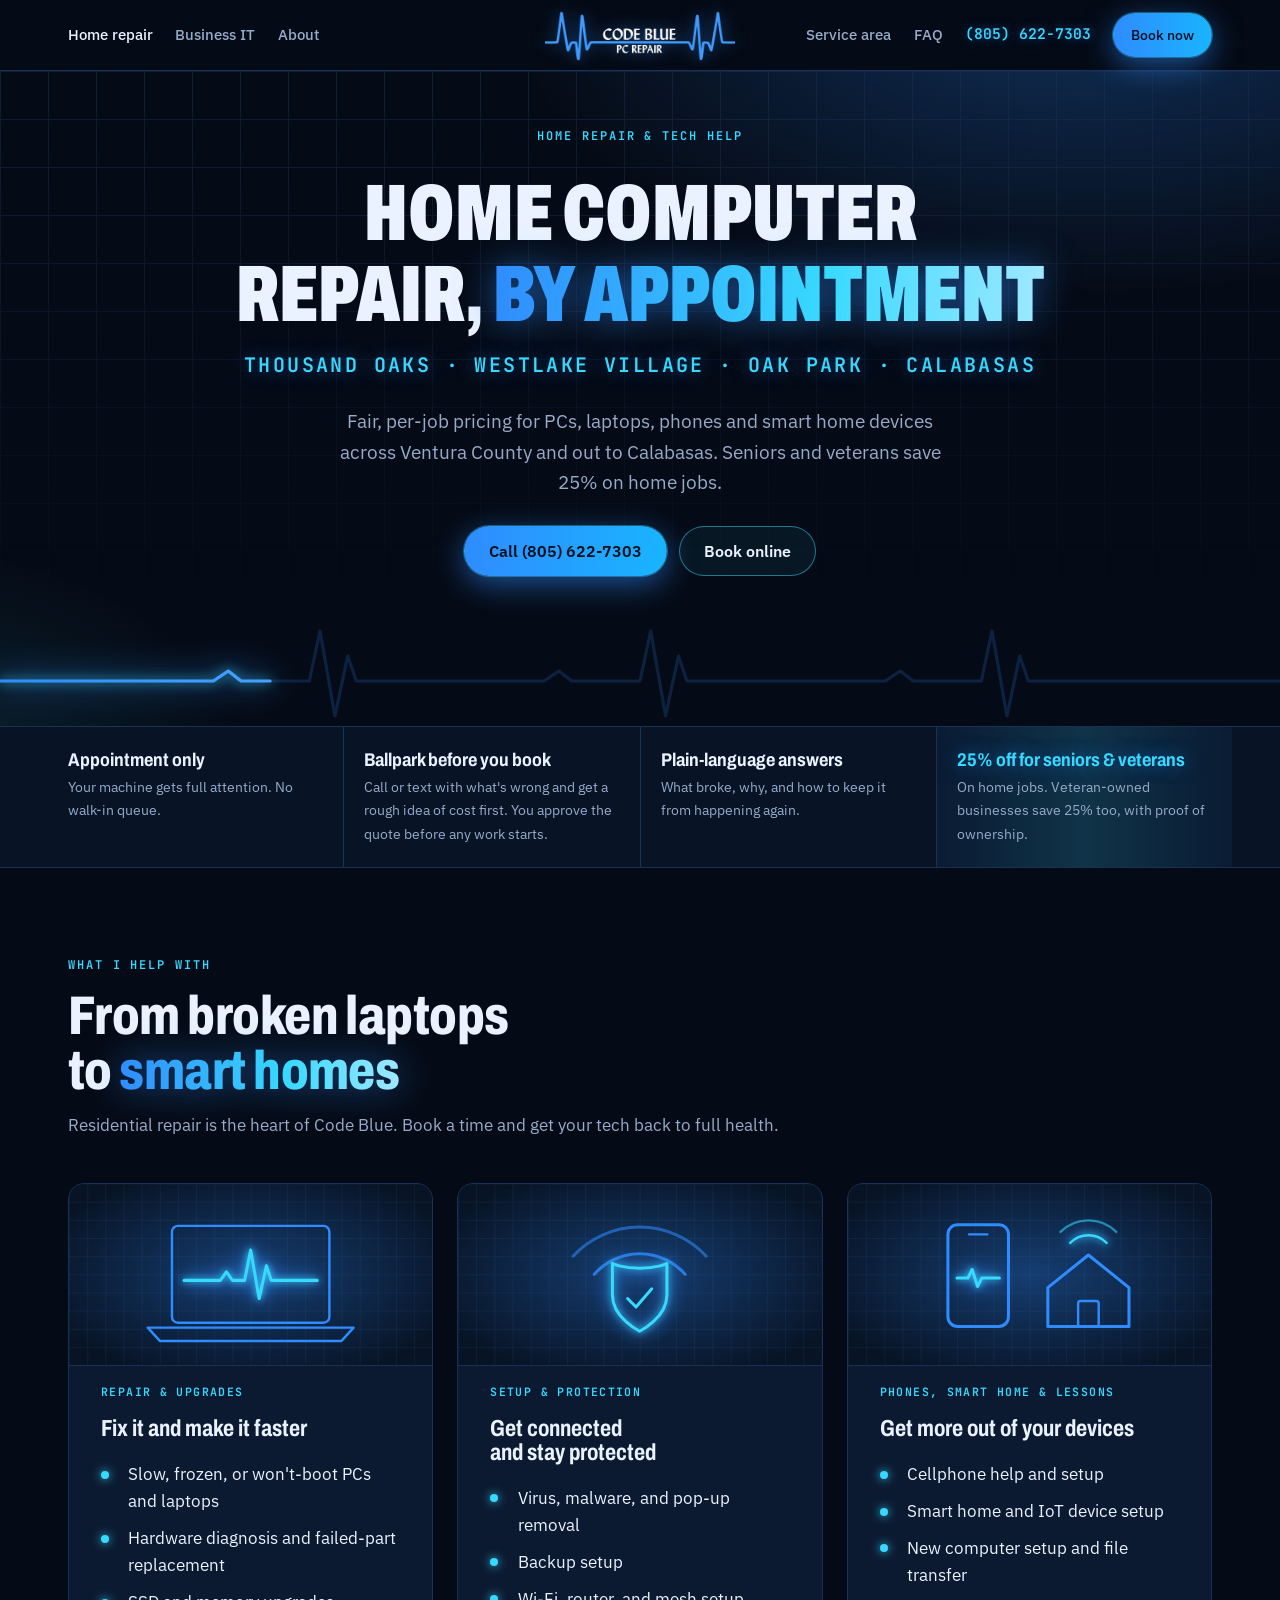
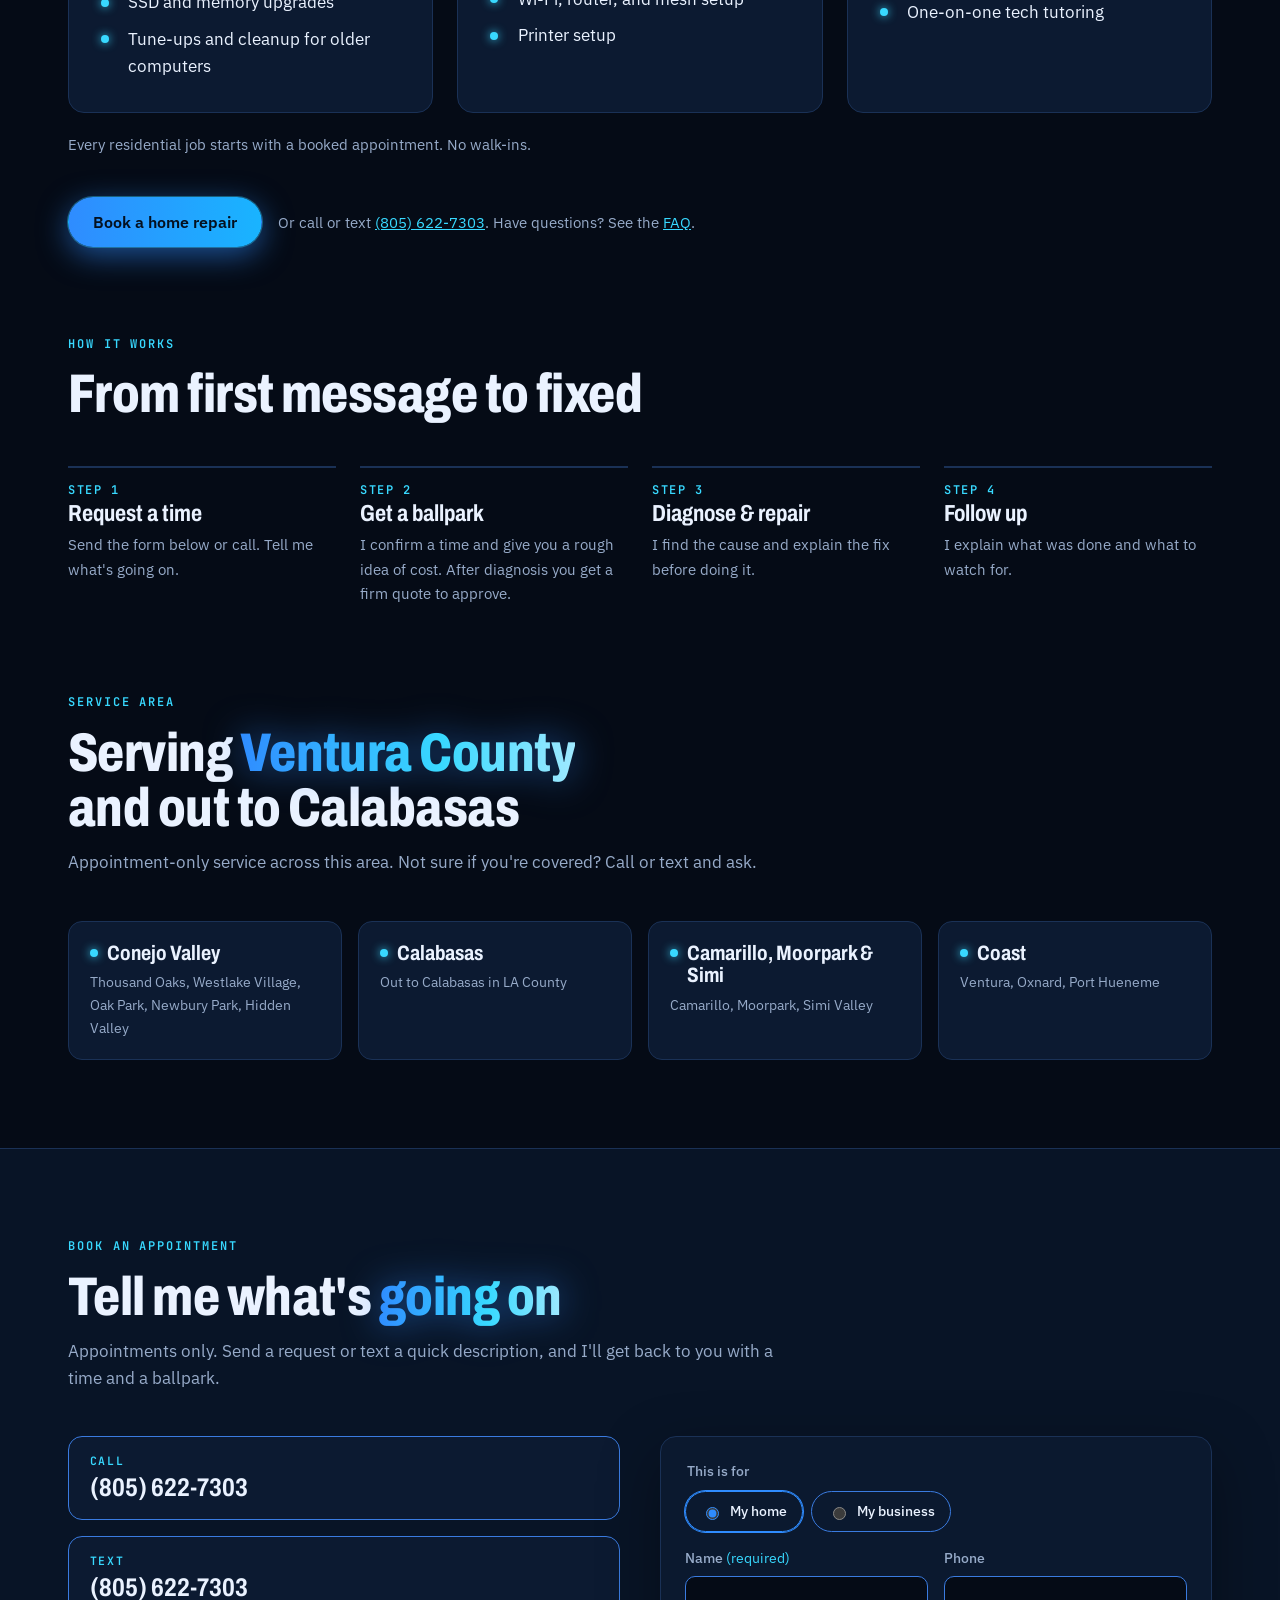
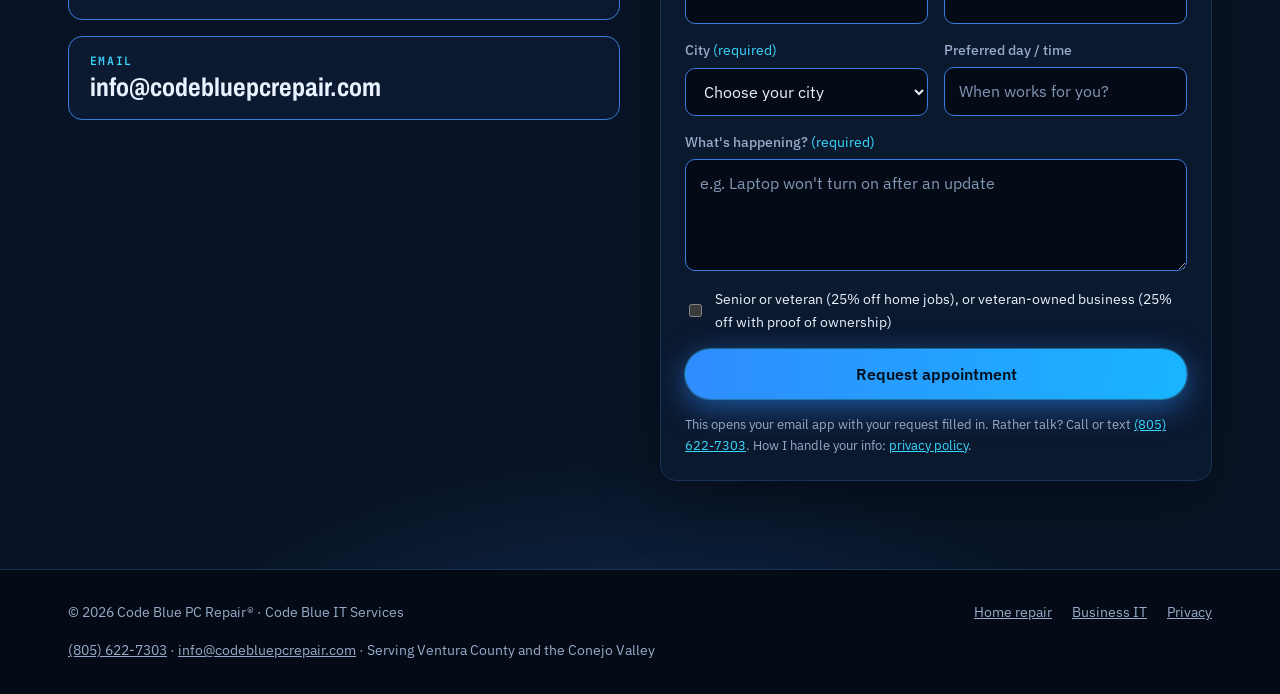
<file: home-repair/index.html>
<!DOCTYPE html>
<html lang="en">
<head>
<meta charset="utf-8">
<meta name="viewport" content="width=device-width, initial-scale=1, viewport-fit=cover">
<title>Home Computer Repair Thousand Oaks | Code Blue PC Repair</title>
<meta name="description" content="Home computer repair by appointment in Thousand Oaks, Westlake Village, Oak Park &amp; Calabasas: PCs, phones, smart home, Wi-Fi and tutoring. (805) 622-7303">
<meta name="robots" content="index, follow, max-image-preview:large">
<meta name="theme-color" content="#050b16">
<link rel="canonical" href="https://codebluepcrepair.com/home-repair/">
<meta property="og:type" content="website">
<meta property="og:site_name" content="Code Blue PC Repair">
<meta property="og:title" content="Home Computer Repair Thousand Oaks | Code Blue PC Repair">
<meta property="og:description" content="Home computer repair by appointment in Thousand Oaks, Westlake Village, Oak Park &amp; Calabasas: PCs, phones, smart home, Wi-Fi and tutoring. (805) 622-7303">
<meta property="og:url" content="https://codebluepcrepair.com/home-repair/">
<meta property="og:image" content="https://codebluepcrepair.com/og-image.png">
<meta property="og:image:width" content="1200">
<meta property="og:image:height" content="630">
<meta property="og:image:alt" content="Code Blue PC Repair logo with a glowing blue heartbeat line">
<meta name="twitter:card" content="summary_large_image">
<meta name="twitter:title" content="Home Computer Repair Thousand Oaks | Code Blue PC Repair">
<meta name="twitter:description" content="Home computer repair by appointment in Thousand Oaks, Westlake Village, Oak Park &amp; Calabasas: PCs, phones, smart home, Wi-Fi and tutoring. (805) 622-7303">
<meta name="twitter:image" content="https://codebluepcrepair.com/og-image.png">
<script type="application/ld+json">{
 "@context": "https://schema.org",
 "@type": "Service",
 "@id": "https://codebluepcrepair.com/home-repair/#service",
 "name": "Home computer repair and tech help",
 "serviceType": "Computer repair",
 "description": "Appointment-only computer repair, upgrades, virus removal, Wi-Fi and printer setup, cellphone help, smart home device setup and tech tutoring for homes.",
 "url": "https://codebluepcrepair.com/home-repair/",
 "provider": {
  "@type": "LocalBusiness",
  "@id": "https://codebluepcrepair.com/#business",
  "name": "Code Blue PC Repair",
  "url": "https://codebluepcrepair.com/",
  "telephone": "+1-805-622-7303"
 },
 "areaServed": [
  {
   "@type": "AdministrativeArea",
   "name": "Ventura County, CA"
  },
  {
   "@type": "City",
   "name": "Calabasas, CA"
  }
 ]
}</script>
<script type="application/ld+json">{
 "@context": "https://schema.org",
 "@type": "BreadcrumbList",
 "itemListElement": [
  {
   "@type": "ListItem",
   "position": 1,
   "name": "Home",
   "item": "https://codebluepcrepair.com/"
  },
  {
   "@type": "ListItem",
   "position": 2,
   "name": "Home repair",
   "item": "https://codebluepcrepair.com/home-repair/"
  }
 ]
}</script>
<link rel="icon" type="image/png" href="/favicon.png">
<link rel="apple-touch-icon" href="/favicon.png">
<link rel="preload" href="/fonts/archivo.woff2" as="font" type="font/woff2" crossorigin>
<link rel="preload" href="/fonts/ibm-plex-sans.woff2" as="font" type="font/woff2" crossorigin>
<link rel="stylesheet" href="/site.css">
</head>
<body>
<a class="skip" href="#main">Skip to content</a>

<header class="bar">
  <div class="wrap">
    <nav class="nav nav-left" aria-label="Main">
      <details class="menu">
        <summary>Menu</summary>
        <div class="menu-panel">
          <a href="tel:+18056227303">Call (805) 622-7303</a>
          <a href="sms:+18056227303">Text us</a>
          <a href="/">Home</a>
          <a href="/home-repair/" aria-current="page">Home repair</a>
          <a href="/business-it/">Business IT</a>
          <a href="/#area">Service area</a>
          <a href="/#faq">FAQ</a>
          <a href="/#about">About</a>
        </div>
      </details>
      <a href="/home-repair/" aria-current="page">Home repair</a>
      <a href="/business-it/">Business IT</a>
      <a href="/#about">About</a>
    </nav>
    <a class="logo" href="/" aria-label="Code Blue PC Repair home">
      <img src="/logo-glow.png" alt="Code Blue PC Repair" width="190" height="52" fetchpriority="high">
    </a>
    <nav class="nav nav-right" aria-label="More">
      <a href="/#area">Service area</a>
      <a href="/#faq">FAQ</a>
      <a class="nav-call" href="tel:+18056227303">(805) 622-7303</a>
      <a class="btn btn-primary" href="#book"><span>Book<span class="xs-hide"> now</span></span></a>
    </nav>
  </div>
</header>

<main id="main">
  <section class="hero sub" aria-labelledby="hero-title">
    <div class="wrap">
      <p class="eyebrow">Home repair &amp; tech help</p>
      <h1 id="hero-title">Home computer repair, <span class="lit">by appointment</span><span class="h1-sub">Thousand&nbsp;Oaks &middot; Westlake&nbsp;Village &middot; Oak&nbsp;Park &middot; Calabasas</span></h1>
      <p class="lead">Fair, per-job pricing for PCs, laptops, phones and smart home devices across Ventura County and out to Calabasas. Seniors and veterans save 25% on home jobs.</p>
      <div class="hero-cta">
        <a class="btn btn-primary" href="tel:+18056227303">Call (805) 622-7303</a>
        <a class="btn btn-ghost sms-only" href="sms:+18056227303">Text instead</a>
        <a class="btn btn-ghost" href="#book" data-who="home">Book online</a>
      </div>
    </div>
    <svg class="trace" viewBox="0 0 1200 110" preserveAspectRatio="none" aria-hidden="true">
      <defs>
        <linearGradient id="beam" x1="0" x2="1"><stop offset="0" stop-color="#2f8cff"/><stop offset="1" stop-color="#9fe9ff"/></linearGradient>
      </defs>
      <path class="base" d="M0 65 H200 l14 -10 l12 10 H290 l10 -50 l14 85 l12 -60 l8 25 H510 l14 -10 l12 10 H600 l10 -50 l14 85 l12 -60 l8 25 H830 l14 -10 l12 10 H920 l10 -50 l14 85 l12 -60 l8 25 H1200"/>
      <path class="beam" d="M0 65 H200 l14 -10 l12 10 H290 l10 -50 l14 85 l12 -60 l8 25 H510 l14 -10 l12 10 H600 l10 -50 l14 85 l12 -60 l8 25 H830 l14 -10 l12 10 H920 l10 -50 l14 85 l12 -60 l8 25 H1200"/>
    </svg>
  </section>

  <div class="promise">
    <ul class="wrap">
      <li><b>Appointment only</b><span>Your machine gets full attention. No walk-in queue.</span></li>
      <li><b>Ballpark before you book</b><span>Call or text with what's wrong and get a rough idea of cost first. You approve the quote before any work starts.</span></li>
      <li><b>Plain-language answers</b><span>What broke, why, and how to keep it from happening again.</span></li>
      <li class="deal"><b>25% off for seniors &amp; veterans</b><span>On home jobs. Veteran-owned businesses save 25% too, with proof of ownership.</span></li>
    </ul>
  </div>

  <section id="services" aria-labelledby="services-title">
    <div class="wrap">
      <div class="section-head">
        <p class="eyebrow">What I help with</p>
        <h2 id="services-title">From broken laptops to <span class="lit">smart homes</span></h2>
        <p>Residential repair is the heart of Code Blue. Book a time and get your tech back to full health.</p>
      </div>
      <div class="lanes three">
        <article class="lane">
          <svg class="lane-art" viewBox="0 0 600 300" preserveAspectRatio="xMidYMid slice" role="img" aria-label="Laptop with a heartbeat line on its screen"><defs><pattern id="g1" width="30" height="30" patternUnits="userSpaceOnUse"><path d="M30 0H0V30" fill="none" stroke="#1a3156" stroke-width="1"/></pattern><radialGradient id="r1" cx="50%" cy="50%" r="60%"><stop offset="0" stop-color="#2f8cff" stop-opacity=".35"/><stop offset="1" stop-color="#2f8cff" stop-opacity="0"/></radialGradient></defs><rect width="600" height="300" fill="#081426"/><rect width="600" height="300" fill="url(#g1)"/><rect width="600" height="300" fill="url(#r1)"/><g fill="none" stroke-linejoin="round" stroke-linecap="round"><rect x="170" y="70" width="260" height="160" rx="10" stroke="#2f8cff" stroke-width="4"/><path d="M130 238 H470 l-20 22 H150 Z" stroke="#2f8cff" stroke-width="4"/><path class="art-beat" d="M190 160 H250 l10 -14 l10 14 H290 l10 -50 l14 80 l12 -54 l8 24 H410" stroke="#38d9ff" stroke-width="5"/></g></svg>
          <span class="tag">Repair &amp; upgrades</span>
          <h3>Fix it and make it faster</h3>
          <ul>
            <li>Slow, frozen, or won't-boot PCs and laptops</li>
            <li>Hardware diagnosis and failed-part replacement</li>
            <li>SSD and memory upgrades</li>
            <li>Tune-ups and cleanup for older computers</li>
          </ul>
        </article>
        <article class="lane">
          <svg class="lane-art" viewBox="0 0 600 300" preserveAspectRatio="xMidYMid slice" role="img" aria-label="Wi-Fi signal above a security shield"><defs><pattern id="g2" width="30" height="30" patternUnits="userSpaceOnUse"><path d="M30 0H0V30" fill="none" stroke="#1a3156" stroke-width="1"/></pattern><radialGradient id="r2" cx="50%" cy="50%" r="60%"><stop offset="0" stop-color="#2f8cff" stop-opacity=".35"/><stop offset="1" stop-color="#2f8cff" stop-opacity="0"/></radialGradient></defs><rect width="600" height="300" fill="#081426"/><rect width="600" height="300" fill="url(#g2)"/><rect width="600" height="300" fill="url(#r2)"/><g fill="none" stroke-linecap="round" stroke-linejoin="round"><path d="M190 120 a150 150 0 0 1 220 0" stroke="#2f8cff" stroke-width="5" opacity=".55"/><path d="M225 150 a100 100 0 0 1 150 0" stroke="#2f8cff" stroke-width="5" opacity=".8"/><path d="M300 140 c-30 0 -45 -8 -45 -8 v52 c0 38 45 60 45 60 c0 0 45 -22 45 -60 v-52 c0 0 -15 8 -45 8 z" stroke="#38d9ff" stroke-width="5" class="art-beat"/><path d="M280 190 l14 14 l26 -30" stroke="#38d9ff" stroke-width="5"/></g></svg>
          <span class="tag">Setup &amp; protection</span>
          <h3>Get connected and stay protected</h3>
          <ul>
            <li>Virus, malware, and pop-up removal</li>
            <li>Backup setup</li>
            <li>Wi-Fi, router, and mesh setup</li>
            <li>Printer setup</li>
          </ul>
        </article>
        <article class="lane">
          <svg class="lane-art" viewBox="0 0 600 300" preserveAspectRatio="xMidYMid slice" role="img" aria-label="Smartphone beside a smart home with a wireless signal"><defs><pattern id="g4" width="30" height="30" patternUnits="userSpaceOnUse"><path d="M30 0H0V30" fill="none" stroke="#1a3156" stroke-width="1"/></pattern><radialGradient id="r4" cx="50%" cy="50%" r="60%"><stop offset="0" stop-color="#2f8cff" stop-opacity=".35"/><stop offset="1" stop-color="#2f8cff" stop-opacity="0"/></radialGradient></defs><rect width="600" height="300" fill="#081426"/><rect width="600" height="300" fill="url(#g4)"/><rect width="600" height="300" fill="url(#r4)"/><g fill="none" stroke-linecap="round" stroke-linejoin="round"><rect x="165" y="68" width="100" height="168" rx="16" stroke="#2f8cff" stroke-width="5"/><path d="M200 84 H230" stroke="#2f8cff" stroke-width="4"/><path class="art-beat" d="M180 156 H198 l7 -14 l9 28 l7 -14 H250" stroke="#38d9ff" stroke-width="5"/><path d="M330 172 L397 118 L464 172 V236 H330 Z" stroke="#2f8cff" stroke-width="5"/><rect x="380" y="194" width="34" height="42" rx="4" stroke="#2f8cff" stroke-width="4"/><path class="art-beat" d="M367 98 a42 42 0 0 1 60 0" stroke="#38d9ff" stroke-width="4"/><path d="M351 80 a65 65 0 0 1 92 0" stroke="#38d9ff" stroke-width="4" opacity=".55"/></g></svg>
          <span class="tag">Phones, smart home &amp; lessons</span>
          <h3>Get more out of your devices</h3>
          <ul>
            <li>Cellphone help and setup</li>
            <li>Smart home and IoT device setup</li>
            <li>New computer setup and file transfer</li>
            <li>One-on-one tech tutoring</li>
          </ul>
        </article>
      </div>
      <p class="lanes-note">Every residential job starts with a booked appointment. <span class="nowrap">No walk-ins.</span></p>
      <div class="biz-cta">
        <a class="btn btn-primary" href="#book" data-who="home">Book a home repair</a>
        <span>Or call or text <a href="tel:+18056227303">(805) 622-7303</a>. Have questions? See the <a href="/#faq">FAQ</a>.</span>
      </div>
    </div>
  </section>

  <section class="tight" aria-labelledby="how-title">
    <div class="wrap">
      <div class="section-head">
        <p class="eyebrow">How it works</p>
        <h2 id="how-title">From first message to fixed</h2>
      </div>
      <ol class="steps">
        <li><h3>Request a time</h3><p>Send the form below or call. Tell me what's going on.</p></li>
        <li><h3>Get a ballpark</h3><p>I confirm a time and give you a rough idea of cost. After diagnosis you get a firm quote to approve.</p></li>
        <li><h3>Diagnose &amp; repair</h3><p>I find the cause and explain the fix before doing it.</p></li>
        <li><h3>Follow up</h3><p>I explain what was done and what to watch for.</p></li>
      </ol>
    </div>
  </section>

  <section id="area" class="tight" aria-labelledby="area-title">
    <div class="wrap">
      <div class="section-head">
        <p class="eyebrow">Service area</p>
        <h2 id="area-title">Serving <span class="lit">Ventura County</span> and out to Calabasas</h2>
        <p>Appointment-only service across this area. Not sure if you're covered? Call or text and ask.</p>
      </div>
      <div class="regions">
        <div class="region"><b>Conejo Valley</b><span>Thousand Oaks, Westlake Village, Oak Park, Newbury Park, Hidden Valley</span></div>
        <div class="region"><b>Calabasas</b><span>Out to Calabasas in LA County</span></div>
        <div class="region"><b>Camarillo, Moorpark &amp; Simi</b><span>Camarillo, Moorpark, Simi Valley</span></div>
        <div class="region"><b>Coast</b><span>Ventura, Oxnard, Port Hueneme</span></div>
      </div>
    </div>
  </section>

  <section id="book" class="booking" aria-labelledby="book-title">
    <div class="wrap">
      <div class="section-head">
        <p class="eyebrow">Book an appointment</p>
        <h2 id="book-title">Tell me what's <span class="lit">going on</span></h2>
        <p>Appointments only. Send a request or text a quick description, and I'll get back to you with a time and a ballpark.</p>
      </div>
      <div class="booking-grid">
        <div class="contact-list">
          <a class="contact" href="tel:+18056227303"><span class="label">Call</span><span class="val">(805) 622-7303</span></a>
          <a class="contact" href="sms:+18056227303"><span class="label">Text</span><span class="val">(805) 622-7303</span></a>
          <a class="contact" href="mailto:info@codebluepcrepair.com"><span class="label">Email</span><span class="val">info@codebluepcrepair.com</span></a>
        </div>
        <form id="book-form" action="mailto:info@codebluepcrepair.com?subject=Appointment%20request" method="post" enctype="text/plain">
          <fieldset class="who">
            <legend>This is for</legend>
            <label for="w-home"><input type="radio" id="w-home" name="who" value="Home" checked> My home</label>
            <label for="w-biz"><input type="radio" id="w-biz" name="who" value="Business"> My business</label>
          </fieldset>
          <div class="row">
            <label for="f-name"><span>Name <span class="req" aria-hidden="true">(required)</span></span><input id="f-name" name="name" type="text" required autocomplete="name"></label>
            <label for="f-phone">Phone<input id="f-phone" name="phone" type="tel" autocomplete="tel"></label>
          </div>
          <div class="row">
            <label for="f-city"><span>City <span class="req" aria-hidden="true">(required)</span></span><select id="f-city" name="city" required>
              <option value="">Choose your city</option>
              <option>Thousand Oaks</option><option>Westlake Village</option><option>Oak Park</option><option>Newbury Park</option>
              <option>Hidden Valley</option><option>Calabasas</option><option>Camarillo</option><option>Moorpark</option>
              <option>Simi Valley</option><option>Ventura</option><option>Oxnard</option><option>Port Hueneme</option>
              <option>Somewhere else</option>
            </select></label>
            <label for="f-when">Preferred day / time<input id="f-when" name="when" type="text" placeholder="When works for you?"></label>
          </div>
          <label for="f-company" id="company-wrap" hidden>Business name<input id="f-company" name="company" type="text" autocomplete="organization"></label>
          <label for="f-msg"><span>What's happening? <span class="req" aria-hidden="true">(required)</span></span><textarea id="f-msg" name="message" required maxlength="1200" placeholder="e.g. Laptop won't turn on after an update"></textarea></label>
          <label class="check"><input type="checkbox" name="discount" value="Senior/veteran or veteran-owned business"> Senior or veteran (25% off home jobs), or veteran-owned business (25% off with proof of ownership)</label>
          <button class="btn btn-primary" type="submit">Request appointment</button>
          <div class="sent" id="book-sent" role="status" tabindex="-1" hidden>
            <b>Your email app should open with your request.</b>
            <p>Nothing opened? Copy your request and email it to <a href="mailto:info@codebluepcrepair.com">info@codebluepcrepair.com</a>, or call or text <a href="tel:+18056227303">(805) 622-7303</a>.</p>
            <button type="button" class="btn btn-primary" id="copy-req">Copy my request</button>
          </div>
          <p class="fine">This opens your email app with your request filled in. Rather talk? Call or text <a href="tel:+18056227303">(805) 622-7303</a>. How I handle your info: <a href="/privacy/">privacy policy</a>.</p>
        </form>
      </div>
    </div>
  </section>
</main>

<footer>
  <div class="wrap">
    <span>&copy; <span id="yr">2026</span> Code Blue PC Repair&reg; &middot; Code Blue IT Services</span>
    <nav aria-label="Pages"><a href="/home-repair/">Home repair</a><a href="/business-it/">Business IT</a><a href="/privacy/">Privacy</a></nav>
    <span><a href="tel:+18056227303">(805) 622-7303</a> &middot; <a href="mailto:info@codebluepcrepair.com">info@codebluepcrepair.com</a> &middot; Serving Ventura County and the Conejo Valley</span>
  </div>
</footer>

<script src="/site.js"></script>
</body>
</html>
</file>
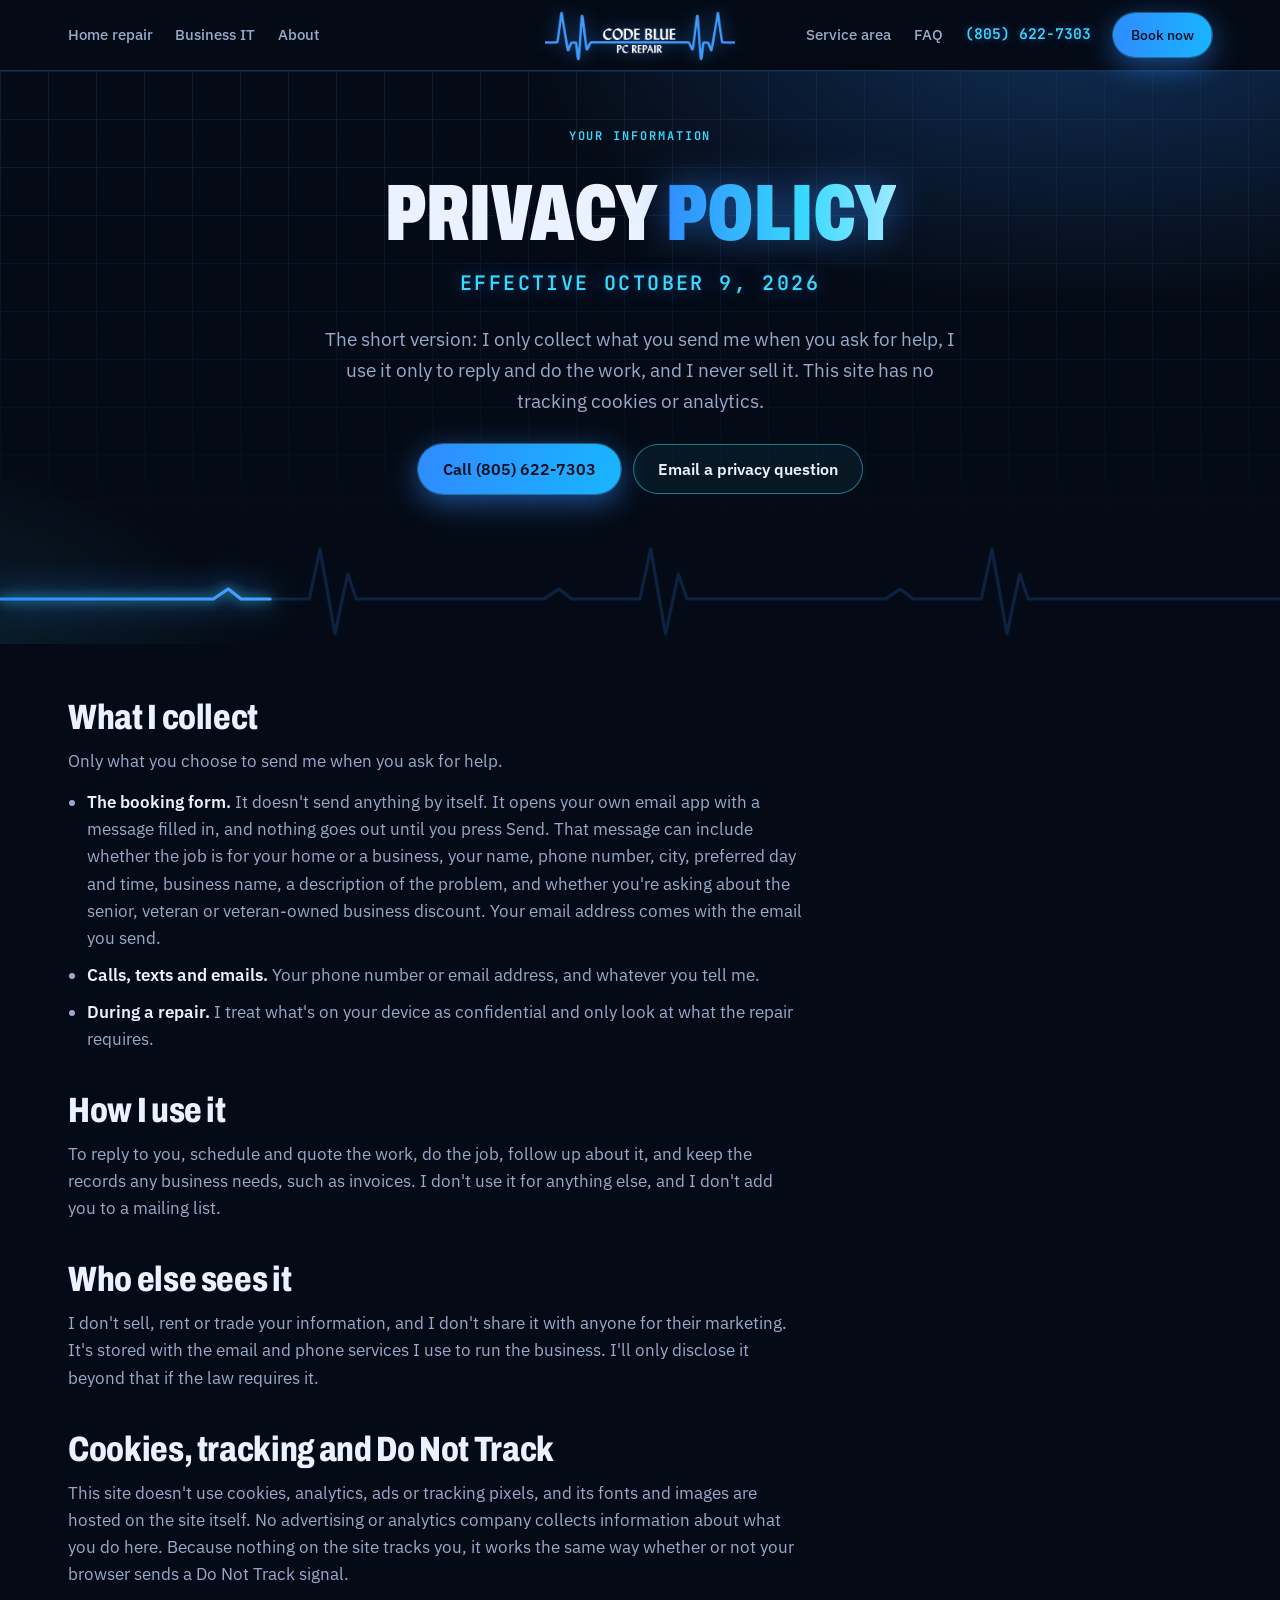
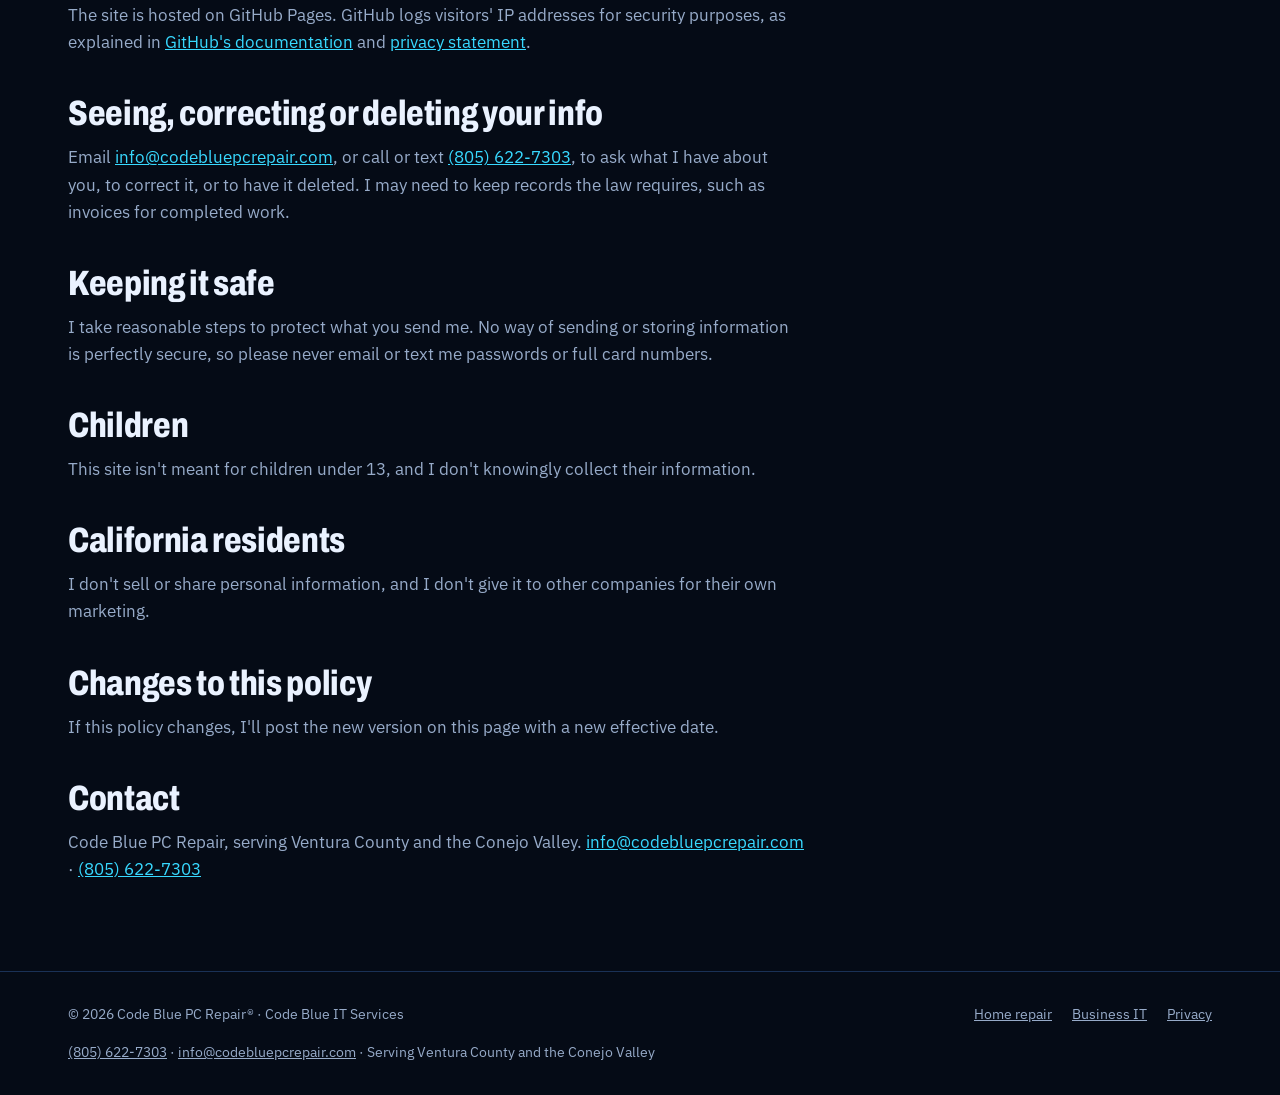
<file: privacy/index.html>
<!DOCTYPE html>
<html lang="en">
<head>
<meta charset="utf-8">
<meta name="viewport" content="width=device-width, initial-scale=1, viewport-fit=cover">
<title>Privacy Policy | Code Blue PC Repair</title>
<meta name="description" content="How Code Blue PC Repair handles the information you send: used only to reply and do the work, never sold, and no tracking cookies or analytics.">
<meta name="robots" content="index, follow, max-image-preview:large">
<meta name="theme-color" content="#050b16">
<link rel="canonical" href="https://codebluepcrepair.com/privacy/">
<meta property="og:type" content="website">
<meta property="og:site_name" content="Code Blue PC Repair">
<meta property="og:title" content="Privacy Policy | Code Blue PC Repair">
<meta property="og:description" content="How Code Blue PC Repair handles the information you send: used only to reply and do the work, never sold, and no tracking cookies or analytics.">
<meta property="og:url" content="https://codebluepcrepair.com/privacy/">
<meta property="og:image" content="https://codebluepcrepair.com/og-image.png">
<meta property="og:image:width" content="1200">
<meta property="og:image:height" content="630">
<meta property="og:image:alt" content="Code Blue PC Repair logo with a glowing blue heartbeat line">
<meta name="twitter:card" content="summary_large_image">
<meta name="twitter:title" content="Privacy Policy | Code Blue PC Repair">
<meta name="twitter:description" content="How Code Blue PC Repair handles the information you send: used only to reply and do the work, never sold, and no tracking cookies or analytics.">
<meta name="twitter:image" content="https://codebluepcrepair.com/og-image.png">
<script type="application/ld+json">{
 "@context": "https://schema.org",
 "@type": "BreadcrumbList",
 "itemListElement": [
  {
   "@type": "ListItem",
   "position": 1,
   "name": "Home",
   "item": "https://codebluepcrepair.com/"
  },
  {
   "@type": "ListItem",
   "position": 2,
   "name": "Privacy policy",
   "item": "https://codebluepcrepair.com/privacy/"
  }
 ]
}</script>
<link rel="icon" type="image/png" href="/favicon.png">
<link rel="apple-touch-icon" href="/favicon.png">
<link rel="preload" href="/fonts/archivo.woff2" as="font" type="font/woff2" crossorigin>
<link rel="preload" href="/fonts/ibm-plex-sans.woff2" as="font" type="font/woff2" crossorigin>
<link rel="stylesheet" href="/site.css">
</head>
<body>
<a class="skip" href="#main">Skip to content</a>

<header class="bar">
  <div class="wrap">
    <nav class="nav nav-left" aria-label="Main">
      <details class="menu">
        <summary>Menu</summary>
        <div class="menu-panel">
          <a href="tel:+18056227303">Call (805) 622-7303</a>
          <a href="sms:+18056227303">Text us</a>
          <a href="/">Home</a>
          <a href="/home-repair/">Home repair</a>
          <a href="/business-it/">Business IT</a>
          <a href="/#area">Service area</a>
          <a href="/#faq">FAQ</a>
          <a href="/#about">About</a>
        </div>
      </details>
      <a href="/home-repair/">Home repair</a>
      <a href="/business-it/">Business IT</a>
      <a href="/#about">About</a>
    </nav>
    <a class="logo" href="/" aria-label="Code Blue PC Repair home">
      <img src="/logo-glow.png" alt="Code Blue PC Repair" width="190" height="52" fetchpriority="high">
    </a>
    <nav class="nav nav-right" aria-label="More">
      <a href="/#area">Service area</a>
      <a href="/#faq">FAQ</a>
      <a class="nav-call" href="tel:+18056227303">(805) 622-7303</a>
      <a class="btn btn-primary" href="/#book"><span>Book<span class="xs-hide"> now</span></span></a>
    </nav>
  </div>
</header>

<main id="main">
  <section class="hero sub" aria-labelledby="hero-title">
    <div class="wrap">
      <p class="eyebrow">Your information</p>
      <h1 id="hero-title">Privacy <span class="lit">policy</span><span class="h1-sub">Effective October 9, 2026</span></h1>
      <p class="lead">The short version: I only collect what you send me when you ask for help, I use it only to reply and do the work, and I never sell it. This site has no tracking cookies or analytics.</p>
      <div class="hero-cta">
        <a class="btn btn-primary" href="tel:+18056227303">Call (805) 622-7303</a>
        <a class="btn btn-ghost" href="mailto:info@codebluepcrepair.com?subject=Privacy%20request">Email a privacy question</a>
      </div>
    </div>
    <svg class="trace" viewBox="0 0 1200 110" preserveAspectRatio="none" aria-hidden="true">
      <defs>
        <linearGradient id="beam" x1="0" x2="1"><stop offset="0" stop-color="#2f8cff"/><stop offset="1" stop-color="#9fe9ff"/></linearGradient>
      </defs>
      <path class="base" d="M0 65 H200 l14 -10 l12 10 H290 l10 -50 l14 85 l12 -60 l8 25 H510 l14 -10 l12 10 H600 l10 -50 l14 85 l12 -60 l8 25 H830 l14 -10 l12 10 H920 l10 -50 l14 85 l12 -60 l8 25 H1200"/>
      <path class="beam" d="M0 65 H200 l14 -10 l12 10 H290 l10 -50 l14 85 l12 -60 l8 25 H510 l14 -10 l12 10 H600 l10 -50 l14 85 l12 -60 l8 25 H830 l14 -10 l12 10 H920 l10 -50 l14 85 l12 -60 l8 25 H1200"/>
    </svg>
  </section>

  <section class="legal" aria-label="Privacy policy details">
    <div class="wrap">
      <div class="legal-body">
        <div>
          <h2>What I collect</h2>
          <p>Only what you choose to send me when you ask for help.</p>
          <ul>
            <li><strong>The booking form.</strong> It doesn't send anything by itself. It opens your own email app with a message filled in, and nothing goes out until you press Send. That message can include whether the job is for your home or a business, your name, phone number, city, preferred day and time, business name, a description of the problem, and whether you're asking about the senior, veteran or veteran-owned business discount. Your email address comes with the email you send.</li>
            <li><strong>Calls, texts and emails.</strong> Your phone number or email address, and whatever you tell me.</li>
            <li><strong>During a repair.</strong> I treat what's on your device as confidential and only look at what the repair requires.</li>
          </ul>
        </div>
        <div>
          <h2>How I use it</h2>
          <p>To reply to you, schedule and quote the work, do the job, follow up about it, and keep the records any business needs, such as invoices. I don't use it for anything else, and I don't add you to a mailing list.</p>
        </div>
        <div>
          <h2>Who else sees it</h2>
          <p>I don't sell, rent or trade your information, and I don't share it with anyone for their marketing. It's stored with the email and phone services I use to run the business. I'll only disclose it beyond that if the law requires it.</p>
        </div>
        <div>
          <h2>Cookies, tracking and Do Not Track</h2>
          <p>This site doesn't use cookies, analytics, ads or tracking pixels, and its fonts and images are hosted on the site itself. No advertising or analytics company collects information about what you do here. Because nothing on the site tracks you, it works the same way whether or not your browser sends a Do Not Track signal.</p>
          <p>The site is hosted on GitHub Pages. GitHub logs visitors' IP addresses for security purposes, as explained in <a href="https://docs.github.com/en/pages/getting-started-with-github-pages/about-github-pages#data-collection">GitHub's documentation</a> and <a href="https://docs.github.com/en/site-policy/privacy-policies/github-general-privacy-statement">privacy statement</a>.</p>
        </div>
        <div>
          <h2>Seeing, correcting or deleting your info</h2>
          <p>Email <a href="mailto:info@codebluepcrepair.com?subject=Privacy%20request">info@codebluepcrepair.com</a>, or call or text <a href="tel:+18056227303">(805) 622-7303</a>, to ask what I have about you, to correct it, or to have it deleted. I may need to keep records the law requires, such as invoices for completed work.</p>
        </div>
        <div>
          <h2>Keeping it safe</h2>
          <p>I take reasonable steps to protect what you send me. No way of sending or storing information is perfectly secure, so please never email or text me passwords or full card numbers.</p>
        </div>
        <div>
          <h2>Children</h2>
          <p>This site isn't meant for children under 13, and I don't knowingly collect their information.</p>
        </div>
        <div>
          <h2>California residents</h2>
          <p>I don't sell or share personal information, and I don't give it to other companies for their own marketing.</p>
        </div>
        <div>
          <h2>Changes to this policy</h2>
          <p>If this policy changes, I'll post the new version on this page with a new effective date.</p>
        </div>
        <div>
          <h2>Contact</h2>
          <p>Code Blue PC Repair, serving Ventura County and the Conejo Valley. <a href="mailto:info@codebluepcrepair.com?subject=Privacy%20request">info@codebluepcrepair.com</a> &middot; <a href="tel:+18056227303">(805) 622-7303</a></p>
        </div>
      </div>
    </div>
  </section>

</main>

<footer>
  <div class="wrap">
    <span>&copy; <span id="yr">2026</span> Code Blue PC Repair&reg; &middot; Code Blue IT Services</span>
    <nav aria-label="Pages"><a href="/home-repair/">Home repair</a><a href="/business-it/">Business IT</a><a href="/privacy/">Privacy</a></nav>
    <span><a href="tel:+18056227303">(805) 622-7303</a> &middot; <a href="mailto:info@codebluepcrepair.com">info@codebluepcrepair.com</a> &middot; Serving Ventura County and the Conejo Valley</span>
  </div>
</footer>

<script src="/site.js"></script>
</body>
</html>
</file>
<file: site.css>
@font-face { font-family: "Archivo"; src: url("/fonts/archivo.woff2") format("woff2"); font-weight: 700 900; font-stretch: 66% 85%; font-display: swap; }
@font-face { font-family: "IBM Plex Sans"; src: url("/fonts/ibm-plex-sans.woff2") format("woff2"); font-weight: 400 600; font-display: swap; }
@font-face { font-family: "JetBrains Mono"; src: url("/fonts/jetbrains-mono-600.woff2") format("woff2"); font-weight: 600; font-display: swap; }
@font-face { font-family: "Archivo Fallback"; src: local("Arial Bold"), local("Arial-BoldMT"), local("Liberation Sans Bold"), local("Helvetica Bold"), local("Roboto Bold"); font-weight: 700 900; size-adjust: 82%; }
@font-face { font-family: "Archivo Hero Fallback"; src: local("Arial Bold"), local("Arial-BoldMT"), local("Liberation Sans Bold"), local("Helvetica Bold"), local("Roboto Bold"); font-weight: 700 900; size-adjust: 73.5%; }
/* Code Blue PC Repair: shared styles for /, /home-repair/ and /business-it/.
   A glowing patient monitor at night. Deliberately dark-only so the electric blue can glow.
   Rule of thumb: a bright blue outline (--click-line) means you can click it; plain cards use --line. */
:root {
  --bg: #050b16;           /* monitor black */
  --bg-2: #081426;         /* raised band */
  --panel: #0c1a31;
  --line: #1a3156;
  --click-line: #3a7be0;   /* outline for anything you can click or type in */
  --ink: #eaf2ff;
  --muted: #97abc9;
  --electric: #2f8cff;     /* code blue, lit */
  --cyan: #38d9ff;         /* hot edge of the glow */
  --navy: #1e4d86;         /* logo navy */
  --glow: rgba(47, 140, 255, 0.55);
  --glow-soft: rgba(47, 140, 255, 0.16);
  --display: "Archivo", "Archivo Fallback", Arial, sans-serif;
  --body: "IBM Plex Sans", "Segoe UI", system-ui, sans-serif;
  --mono: "JetBrains Mono", ui-monospace, Consolas, monospace;
  color-scheme: dark;
}

* { box-sizing: border-box; }
html { scroll-padding-top: 6rem; }
@media (prefers-reduced-motion: no-preference) { html { scroll-behavior: smooth; } }
[hidden] { display: none !important; }
body { margin: 0; background: var(--bg); color: var(--ink); font: 400 1.0625rem/1.6 var(--body); }
a { color: var(--cyan); }
a:focus-visible, button:focus-visible, input:focus-visible, select:focus-visible, textarea:focus-visible, summary:focus-visible {
  outline: 2px solid var(--cyan); outline-offset: 3px;
}
img { max-width: 100%; }
.wrap { width: 100%; max-width: 74rem; margin: 0 auto; padding-inline: max(1.25rem, env(safe-area-inset-left)) max(1.25rem, env(safe-area-inset-right)); }
h1, h2, h3 { font-family: var(--display); font-stretch: 78%; line-height: 1.02; text-wrap: balance; margin: 0; }
h2 { font-size: clamp(2.1rem, 4.8vw, 3.4rem); font-weight: 800; letter-spacing: -0.01em; }
h3 { font-size: 1.45rem; font-weight: 700; }
p { margin: 0; }
.eyebrow { font: 600 0.75rem/1.5 var(--mono); letter-spacing: 0.16em; text-transform: uppercase; color: var(--cyan); }
.lit {
  background: linear-gradient(92deg, var(--electric), var(--cyan) 60%, #9fe9ff);
  -webkit-background-clip: text; background-clip: text; color: transparent;
  filter: drop-shadow(0 0 18px var(--glow));
}

/* Buttons */
.btn { display: inline-flex; align-items: center; justify-content: center; gap: 0.5rem; font: 600 1rem/1 var(--body); padding: 1rem 1.5rem; border-radius: 999px; text-decoration: none; border: 1px solid transparent; cursor: pointer; transition: transform .15s ease, box-shadow .2s ease; }
.btn-primary { background: linear-gradient(92deg, var(--electric), #19b4ff); color: #04101f; box-shadow: 0 0 0 1px rgba(56,217,255,.35), 0 8px 30px var(--glow); }
.btn-primary:hover { transform: translateY(-1px); box-shadow: 0 0 0 1px rgba(56,217,255,.6), 0 10px 40px var(--glow); }
.btn-ghost { color: var(--ink); border-color: rgba(56,217,255,.5); background: rgba(56,217,255,.06); }
.btn-ghost:hover { border-color: var(--cyan); box-shadow: 0 0 24px var(--glow-soft); }
@media (hover: hover) and (pointer: fine) { .sms-only { display: none; } }
.skip { position: absolute; left: 1rem; top: -3rem; z-index: 20; padding: 0.6rem 1rem; background: var(--panel); color: var(--ink); border-radius: 8px; }
.skip:focus { top: 1rem; }

/* Top bar */
.bar { position: sticky; top: env(safe-area-inset-top, 0px); z-index: 10; background: rgba(5,11,22,.82); backdrop-filter: blur(12px); -webkit-backdrop-filter: blur(12px); border-bottom: 1px solid var(--line); }
.bar .wrap { display: grid; grid-template-columns: minmax(0, 1fr) auto minmax(0, 1fr); align-items: center; gap: 1rem; padding-block: 0.55rem; }
.logo { display: block; }
.logo img { display: block; height: 3.25rem; width: auto; max-width: none; filter: drop-shadow(0 0 8px var(--glow)); }
.nav { display: flex; align-items: center; gap: 1.4rem; flex-wrap: wrap; }
.nav-right { justify-content: flex-end; }
.nav a { color: var(--muted); text-decoration: none; font-size: 0.92rem; font-weight: 500; }
.nav a:hover, .nav a[aria-current="page"] { color: var(--ink); }
.nav .btn { padding: 0.6rem 1.05rem; font-size: 0.9rem; color: #04101f; min-height: 2.75rem; }
.nav .btn:hover { color: #04101f; }
.nav a.nav-call { display: none; align-items: center; color: var(--cyan); font: 600 0.92rem/1 var(--mono); text-shadow: 0 0 10px var(--glow); }
.menu { display: none; position: relative; }
.menu summary { list-style: none; cursor: pointer; min-height: 2.75rem; display: flex; align-items: center; font: 600 0.72rem/1 var(--mono); letter-spacing: 0.14em; text-transform: uppercase; color: var(--cyan); padding: 0.6rem 0.85rem; border: 1px solid rgba(56,217,255,.4); border-radius: 999px; background: rgba(56,217,255,.08); }
.menu summary::-webkit-details-marker { display: none; }
.menu-panel { position: absolute; top: calc(100% + 0.6rem); left: 0; display: grid; gap: 0.15rem; min-width: 12rem; padding: 0.5rem; background: var(--panel); border: 1px solid var(--line); border-radius: 12px; box-shadow: 0 16px 40px rgba(0,0,0,.5), 0 0 24px var(--glow-soft); }
.nav .menu-panel a { padding: 0.65rem 0.8rem; border-radius: 8px; color: var(--ink); font-size: 1rem; white-space: nowrap; }
.nav .menu-panel a:hover { background: var(--glow-soft); }
@media (min-width: 1140px) { .nav a.nav-call { display: inline-flex; } }
@media (max-width: 1060px) { .nav-left > a, .nav-right > a:not(.btn) { display: none; } .menu { display: block; } }
@media (max-width: 760px) { .logo img { height: 2.2rem; } .nav .btn { padding: 0.5rem 0.8rem; font-size: 0.82rem; white-space: nowrap; } }
@media (max-width: 374px) { .bar .wrap { gap: 0.5rem; } .logo img { height: 1.9rem; } .nav .btn { padding-inline: 0.7rem; } .xs-hide { display: none; } }

/* Hero */
.hero { position: relative; overflow: hidden; padding-block: 4rem 0; isolation: isolate;
  background:
    radial-gradient(60rem 30rem at 85% -10%, rgba(47,140,255,.28), transparent 60%),
    radial-gradient(40rem 26rem at -10% 110%, rgba(56,217,255,.14), transparent 60%),
    var(--bg); }
.hero::before { content: ""; position: absolute; inset: 0; z-index: -1; opacity: .5;
  background-image: linear-gradient(var(--line) 1px, transparent 1px), linear-gradient(90deg, var(--line) 1px, transparent 1px);
  background-size: 48px 48px; mask-image: linear-gradient(180deg, #000 0%, transparent 85%); -webkit-mask-image: linear-gradient(180deg, #000 0%, transparent 85%); }
.hero .wrap { display: grid; grid-template-columns: minmax(0, 1fr); gap: 1.75rem; text-align: center; justify-items: center; }
.hero-logo { display: block; width: min(100%, 36rem); height: auto; margin-inline: auto; filter: drop-shadow(0 0 14px var(--glow)) drop-shadow(0 0 40px rgba(47,140,255,.35)); }
.hero h1 { font-family: "Archivo", "Archivo Hero Fallback", Arial, sans-serif; font-size: clamp(2.9rem, 8.4vw, 6.4rem); font-weight: 900; font-stretch: 66%; text-transform: uppercase; }
.hero h1 .h1-sub { display: block; margin-top: 1rem; font: 600 clamp(0.95rem, 2.2vw, 1.25rem)/1.3 var(--mono); font-stretch: normal; letter-spacing: 0.12em; color: var(--cyan); text-shadow: 0 0 18px var(--glow); }
.hero .lead { max-width: 40rem; margin-inline: auto; font-size: 1.2rem; color: var(--muted); }
.hero.sub { padding-top: 3.5rem; }
.hero.sub h1 { font-size: clamp(2.5rem, 6.6vw, 5rem); }
.hero-cta { display: flex; flex-wrap: wrap; justify-content: center; gap: 0.75rem; }
.doors { width: 100%; margin-inline: auto; text-align: left; display: grid; grid-template-columns: repeat(auto-fit, minmax(min(100%, 19rem), 1fr)); gap: 1rem; max-width: 52rem; }
.door { display: grid; gap: 0.35rem; align-content: start; padding: 1.25rem 1.4rem; border-radius: 14px; text-decoration: none; color: var(--ink);
  background: linear-gradient(180deg, rgba(20,44,84,.7), rgba(12,26,49,.7)); border: 1px solid var(--click-line); transition: border-color .2s, box-shadow .2s, transform .15s; }
.door:hover, .contact:hover { border-color: var(--electric); box-shadow: 0 0 0 1px var(--electric), 0 12px 40px var(--glow-soft); transform: translateY(-2px); }
.door .k { font: 600 0.72rem/1 var(--mono); letter-spacing: 0.14em; text-transform: uppercase; color: var(--cyan); }
.door b { font: 800 1.6rem/1.05 var(--display); font-stretch: 78%; }
.door span:last-child { color: var(--muted); font-size: 0.95rem; }
/* Short laptop screens: tighten the hero so the call button and doors stay above the fold. */
@media (min-width: 761px) and (max-height: 860px) { .hero { padding-top: 2.5rem; } .hero .wrap { gap: 1.25rem; } .hero-logo { width: min(100%, 30rem); } .hero h1 { font-size: clamp(2.9rem, 6vw, 4.6rem); } }
@media (min-width: 761px) and (max-height: 700px) { .hero { padding-top: 1.75rem; } .hero .wrap { gap: 1rem; } .hero-logo { width: min(100%, 21rem); } .hero h1 { font-size: clamp(2.6rem, 5vw, 3.9rem); } .hero .lead { font-size: 1.05rem; max-width: 46rem; } }
/* Cropped, not squashed, on narrow screens. */
.trace { display: block; width: max(100%, 1000px); height: 110px; margin-top: 2.5rem; position: relative; left: 50%; transform: translateX(-50%); }
.trace path { fill: none; stroke-width: 3; stroke-linejoin: round; stroke-linecap: round; }
.trace .base { stroke: rgba(47,140,255,.18); }
.trace .beam { stroke: url(#beam); stroke-dasharray: 260 2400; stroke-dashoffset: 0; filter: drop-shadow(0 0 6px var(--cyan)) drop-shadow(0 0 16px var(--electric)); }
@media (prefers-reduced-motion: no-preference) {
  /* Loops nonstop while on screen, with no pause button (David's call). Off screen it rests; reduced motion gets a still line. */
  .trace .beam { animation: sweep 2.4s linear infinite; }
  .trace.paused .beam { animation-play-state: paused; }
  @keyframes sweep { from { stroke-dashoffset: 260; } to { stroke-dashoffset: -2400; } }
  @keyframes sweep-m { from { stroke-dashoffset: -250; } to { stroke-dashoffset: -1500; } }
  @keyframes sweep-sm { from { stroke-dashoffset: -260; } to { stroke-dashoffset: -1300; } }
  @media (max-width: 760px) { .trace .beam { animation: sweep-m 2s linear infinite; } }
  @media (max-width: 440px) { .trace .beam { animation: sweep-sm 1.2s linear infinite; } }
}
@media (prefers-reduced-motion: reduce) { .trace .beam { stroke-dasharray: none; } }

/* Commitments strip */
.promise { border-block: 1px solid var(--line); background: var(--bg-2); }
.promise ul { list-style: none; margin: 0 auto; padding: 0; display: grid; gap: 1px; background: var(--line); grid-template-columns: 1fr; }
@media (min-width: 600px) { .promise ul { grid-template-columns: repeat(2, 1fr); } }
@media (min-width: 1000px) { .promise ul { grid-template-columns: repeat(4, 1fr); } }
.promise li { padding: 1.4rem 1.25rem; display: grid; gap: 0.25rem; align-content: start; background: var(--bg-2); }
.promise li.deal { background: linear-gradient(90deg, rgba(47,140,255,.06), rgba(56,217,255,.16), rgba(47,140,255,.06)), var(--bg-2); }
.promise li.deal b { color: var(--cyan); text-shadow: 0 0 18px var(--glow); }
.promise b { font: 700 1.15rem/1.2 var(--display); font-stretch: 85%; }
.promise span { color: var(--muted); font-size: 0.9rem; }

section { padding-block: 5.5rem; }
section.tight { padding-top: 0; }
.section-head { display: grid; gap: 0.85rem; margin-bottom: 2.75rem; max-width: 46rem; }
.section-head p { color: var(--muted); }
.section-head .eyebrow { color: var(--cyan); }

/* Service lanes */
.lanes { display: grid; grid-template-columns: 1fr; gap: 1.5rem; }
@media (min-width: 760px) { .lanes { grid-template-columns: repeat(2, 1fr); } }
@media (min-width: 760px) { .lanes.three { grid-template-columns: 1fr; } }
@media (min-width: 980px) { .lanes.three { grid-template-columns: repeat(3, 1fr); } }
@media (max-width: 979px) { .lanes.three .lane-art { aspect-ratio: 3 / 1; } }
.lane { background: var(--panel); border: 1px solid var(--line); border-radius: 16px; padding: 0 2rem 2rem; display: grid; gap: 1.25rem; align-content: start; min-width: 0; overflow: hidden; }
.lane-art { display: block; width: calc(100% + 4rem); max-width: none; margin-inline: -2rem; height: auto; aspect-ratio: 2 / 1; border-bottom: 1px solid var(--line); }
.lane-art .art-beat { filter: drop-shadow(0 0 6px #38d9ff) drop-shadow(0 0 14px #2f8cff); }
.tag { justify-self: start; font: 600 0.72rem/1 var(--mono); letter-spacing: 0.12em; text-transform: uppercase; color: var(--cyan); }
.lane ul { margin: 0; padding: 0; list-style: none; display: grid; gap: 0.6rem; }
.lane li { display: grid; grid-template-columns: 1.1rem 1fr; gap: 0.6rem; }
.lane li::before { content: ""; width: 8px; height: 8px; margin-top: 0.6rem; border-radius: 50%; background: var(--cyan); box-shadow: 0 0 10px var(--cyan); }
.lane p { color: var(--muted); }
a.lane { color: var(--ink); text-decoration: none; border-color: var(--click-line); transition: border-color .2s, box-shadow .2s, transform .15s; }
a.lane:hover { border-color: var(--electric); box-shadow: 0 0 0 1px var(--electric), 0 16px 50px var(--glow-soft); transform: translateY(-2px); }
.lane .more { color: var(--cyan); font-weight: 600; }
.lanes-note { margin-top: 1.25rem; color: var(--muted); font-size: 0.92rem; }
.nowrap { white-space: nowrap; }

/* Business band */
.biz { background:
  radial-gradient(50rem 24rem at 100% 0%, rgba(47,140,255,.16), transparent 60%), var(--bg-2);
  border-block: 1px solid var(--line); }
.plan { background: var(--panel); border: 1px solid var(--line); border-radius: 16px; padding: 1.75rem; display: grid; gap: 1.75rem; }
@media (min-width: 860px) { .plan { grid-template-columns: 1fr 1fr; gap: 2.5rem; padding: 2rem 2.25rem; } }
.plan > div { display: grid; gap: 0.9rem; align-content: start; }
.plan .k { font: 600 0.72rem/1 var(--mono); letter-spacing: 0.14em; text-transform: uppercase; color: var(--cyan); }
.plan p { color: var(--muted); font-size: 0.95rem; }
.industries { list-style: none; padding: 0; margin: 0; display: grid; grid-template-columns: 1fr; gap: 0.6rem 1.5rem; }
@media (min-width: 420px) { .industries { grid-template-columns: repeat(2, 1fr); } }
.industries li { display: grid; grid-template-columns: 8px 1fr; align-items: center; gap: 0.6rem; font-size: 0.95rem; }
.industries li::before { content: ""; width: 8px; height: 8px; border-radius: 50%; background: var(--cyan); box-shadow: 0 0 10px var(--cyan); }
.biz-cta { margin-top: 2.5rem; display: flex; flex-wrap: wrap; gap: 1rem; align-items: center; }
.biz-cta span { color: var(--muted); font-size: 0.95rem; }

/* Skills */
.skills { display: grid; grid-template-columns: 1fr; gap: 1rem; }
@media (min-width: 540px) { .skills { grid-template-columns: repeat(2, 1fr); } }
@media (min-width: 1000px) { .skills { grid-template-columns: repeat(3, 1fr); } }
.skill { background: var(--panel); border: 1px solid var(--line); border-radius: 14px; padding: 1.5rem; display: grid; gap: 0.5rem; align-content: start; }
.skill .code { font: 600 0.72rem/1 var(--mono); color: var(--cyan); letter-spacing: 0.12em; }
.skill h3 { font-size: 1.3rem; }
.skill p { font-size: 0.95rem; color: var(--muted); }

/* Steps: a real sequence */
.steps { list-style: none; margin: 0; padding: 0; display: grid; gap: 1.5rem; counter-reset: step; }
.steps, .regions { grid-template-columns: 1fr; }
@media (min-width: 560px) { .steps, .regions { grid-template-columns: repeat(2, 1fr); } }
@media (min-width: 1000px) { .steps, .regions { grid-template-columns: repeat(4, 1fr); } }
.steps li { counter-increment: step; padding-top: 1rem; display: grid; gap: 0.4rem; align-content: start; border-top: 2px solid var(--line); }
.steps li::before { content: "STEP " counter(step); font: 600 0.75rem/1 var(--mono); letter-spacing: 0.14em; color: var(--cyan); }
.steps p { color: var(--muted); font-size: 0.95rem; }

/* FAQ */
.faq { display: grid; gap: 0.75rem; max-width: 52rem; }
.faq details { background: var(--panel); border: 1px solid var(--click-line); border-radius: 12px; padding: 1.1rem 1.3rem; transition: border-color .2s, box-shadow .2s; }
.faq details:hover, .faq details[open] { border-color: var(--electric); box-shadow: 0 0 0 1px var(--electric); }
.faq summary { cursor: pointer; font-weight: 600; list-style: none; display: flex; justify-content: space-between; gap: 1rem; }
.faq summary::after { content: "+"; content: "+" / ""; font: 600 1.2rem/1 var(--mono); color: var(--cyan); }
.faq details[open] summary::after { content: "\2212"; content: "\2212" / ""; }
.faq summary::-webkit-details-marker { display: none; }
.faq p { color: var(--muted); margin-top: 0.75rem; }

/* Service area */
.regions { display: grid; gap: 1rem; }
.region { padding: 1.25rem 1.3rem; border: 1px solid var(--line); border-radius: 14px; background: var(--panel); display: grid; gap: 0.35rem; align-content: start; }
.region b { font: 700 1.3rem/1.1 var(--display); font-stretch: 80%; display: flex; align-items: baseline; gap: 0.6rem; }
.region b::before { content: ""; width: 8px; height: 8px; border-radius: 50%; background: var(--cyan); box-shadow: 0 0 10px var(--cyan); flex: none; transform: translateY(-0.15em); }
.region span { color: var(--muted); font-size: 0.9rem; }

/* About */
.about { display: grid; grid-template-columns: repeat(auto-fit, minmax(min(100%, 20rem), 1fr)); gap: 2.5rem; align-items: start; }
.about h2 { margin-block: 0.85rem 1.25rem; }
.about p + p { margin-top: 1rem; }
.about .body { color: var(--muted); }
/* Privacy page */
.legal { padding-top: 3.5rem; }
.legal-body { max-width: 46rem; display: grid; gap: 2.5rem; }
.legal h2 { font-size: clamp(1.6rem, 3.6vw, 2.2rem); margin-bottom: 0.75rem; }
.legal p, .legal li { color: var(--muted); }
.legal p + p { margin-top: 0.85rem; }
.legal ul { margin: 0.85rem 0 0; padding-left: 1.2rem; display: grid; gap: 0.6rem; }
.legal strong { color: var(--ink); }
.facts { margin: 0; border: 1px solid var(--line); border-radius: 14px; background: var(--panel); overflow: hidden; container-type: inline-size; }
.facts div { display: grid; grid-template-columns: 9rem 1fr; gap: 1rem; padding: 0.9rem 1.2rem; border-top: 1px solid var(--line); }
.facts div:first-child { border-top: 0; }
.facts dt { font: 600 0.75rem/1.6 var(--mono); text-transform: uppercase; letter-spacing: 0.1em; color: var(--muted); }
.facts dd { margin: 0; font-weight: 500; min-width: 0; overflow-wrap: anywhere; }
.certs { list-style: none; margin: 0; padding: 0; display: grid; gap: 0.5rem; }
.cert-code { font: 600 0.72rem/1 var(--mono); color: var(--cyan); letter-spacing: 0.08em; white-space: nowrap; margin-right: 0.45rem; }
@container (max-width: 30rem) { .facts div { grid-template-columns: 1fr; gap: 0.2rem; } }

/* Booking */
.booking { background: radial-gradient(50rem 30rem at 50% 120%, rgba(47,140,255,.25), transparent 65%), var(--bg-2); border-top: 1px solid var(--line); }
.booking-grid { display: grid; grid-template-columns: repeat(auto-fit, minmax(min(100%, 20rem), 1fr)); gap: 2.5rem; }
.contact-list { display: grid; gap: 1rem; align-content: start; }
.contact { display: grid; gap: 0.45rem; padding: 1.1rem 1.3rem; border: 1px solid var(--click-line); border-radius: 14px; background: var(--panel); color: var(--ink); text-decoration: none; transition: border-color .2s, box-shadow .2s, transform .15s; }
.contact .label { font: 600 0.72rem/1 var(--mono); letter-spacing: 0.14em; text-transform: uppercase; color: var(--cyan); }
.contact .val { font: 700 1.6rem/1.1 var(--display); font-stretch: 80%; overflow-wrap: anywhere; }
form { display: grid; gap: 1rem; background: rgba(12,26,49,.85); border: 1px solid var(--line); border-radius: 16px; padding: 1.5rem; min-width: 0; box-shadow: 0 20px 60px rgba(0,0,0,.35); }
.who { display: flex; flex-wrap: wrap; gap: 0.5rem; border: 0; padding: 0; margin: 0; }
.who legend { font-size: 0.85rem; font-weight: 500; color: var(--muted); margin-bottom: 0.5rem; }
.who label { display: inline-flex; flex-direction: row; align-items: center; gap: 0.5rem; padding: 0.55rem 0.95rem; border: 1px solid var(--click-line); border-radius: 999px; cursor: pointer; color: var(--ink); }
.who input { width: auto; accent-color: var(--electric); }
.who label:has(input:checked) { border-color: var(--electric); box-shadow: 0 0 0 1px var(--electric); }
.row { display: grid; grid-template-columns: repeat(auto-fit, minmax(min(100%, 12rem), 1fr)); gap: 1rem; }
label { display: grid; gap: 0.35rem; font-size: 0.85rem; font-weight: 500; color: var(--muted); }
input, select, textarea { font: 400 1rem/1.4 var(--body); color: var(--ink); background: var(--bg); border: 1px solid var(--click-line); border-radius: 10px; padding: 0.75rem 0.85rem; width: 100%; }
::placeholder { color: #8296b5; opacity: 1; }
input:focus, select:focus, textarea:focus { border-color: var(--electric); }
textarea { min-height: 7rem; resize: vertical; }
form .fine { font-size: 0.8rem; color: var(--muted); }
.req { color: var(--cyan); font-weight: 400; }
.check { display: flex; align-items: center; gap: 0.6rem; color: var(--ink); font-size: 0.9rem; font-weight: 400; }
.check input { width: auto; flex: none; accent-color: var(--electric); }
.sent { display: grid; gap: 0.6rem; padding: 1rem 1.2rem; border-radius: 12px; background: rgba(47,140,255,.08); border: 1px solid var(--line); }
.sent b { font: 700 1.15rem/1.2 var(--display); font-stretch: 85%; }
.sent p { color: var(--muted); font-size: 0.92rem; }
.sent .btn { justify-self: start; padding: 0.7rem 1.1rem; font-size: 0.92rem; }

footer { padding-block: 2rem; font-size: 0.85rem; color: var(--muted); border-top: 1px solid var(--line); }
footer .wrap { display: flex; flex-wrap: wrap; justify-content: space-between; gap: 1rem; }
footer a { color: var(--muted); }
footer nav { display: flex; gap: 1.25rem; }
</file>
